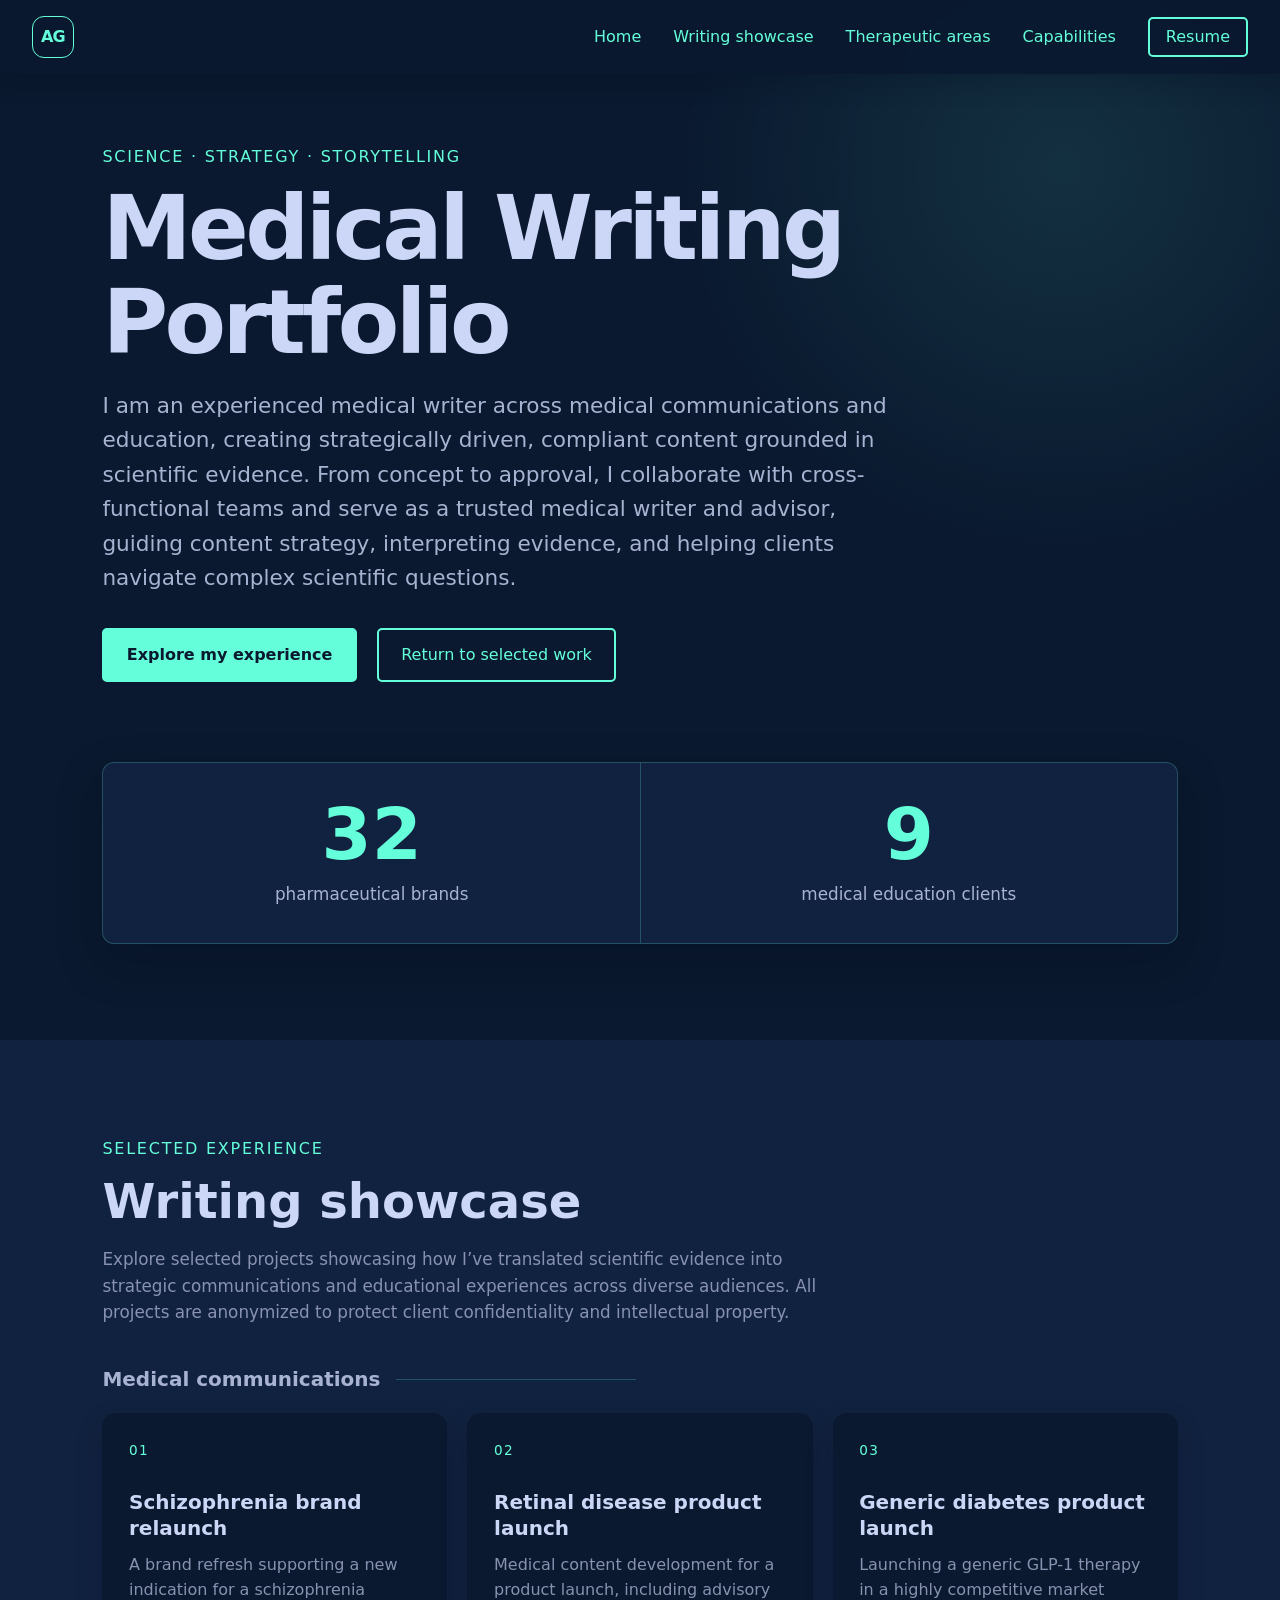
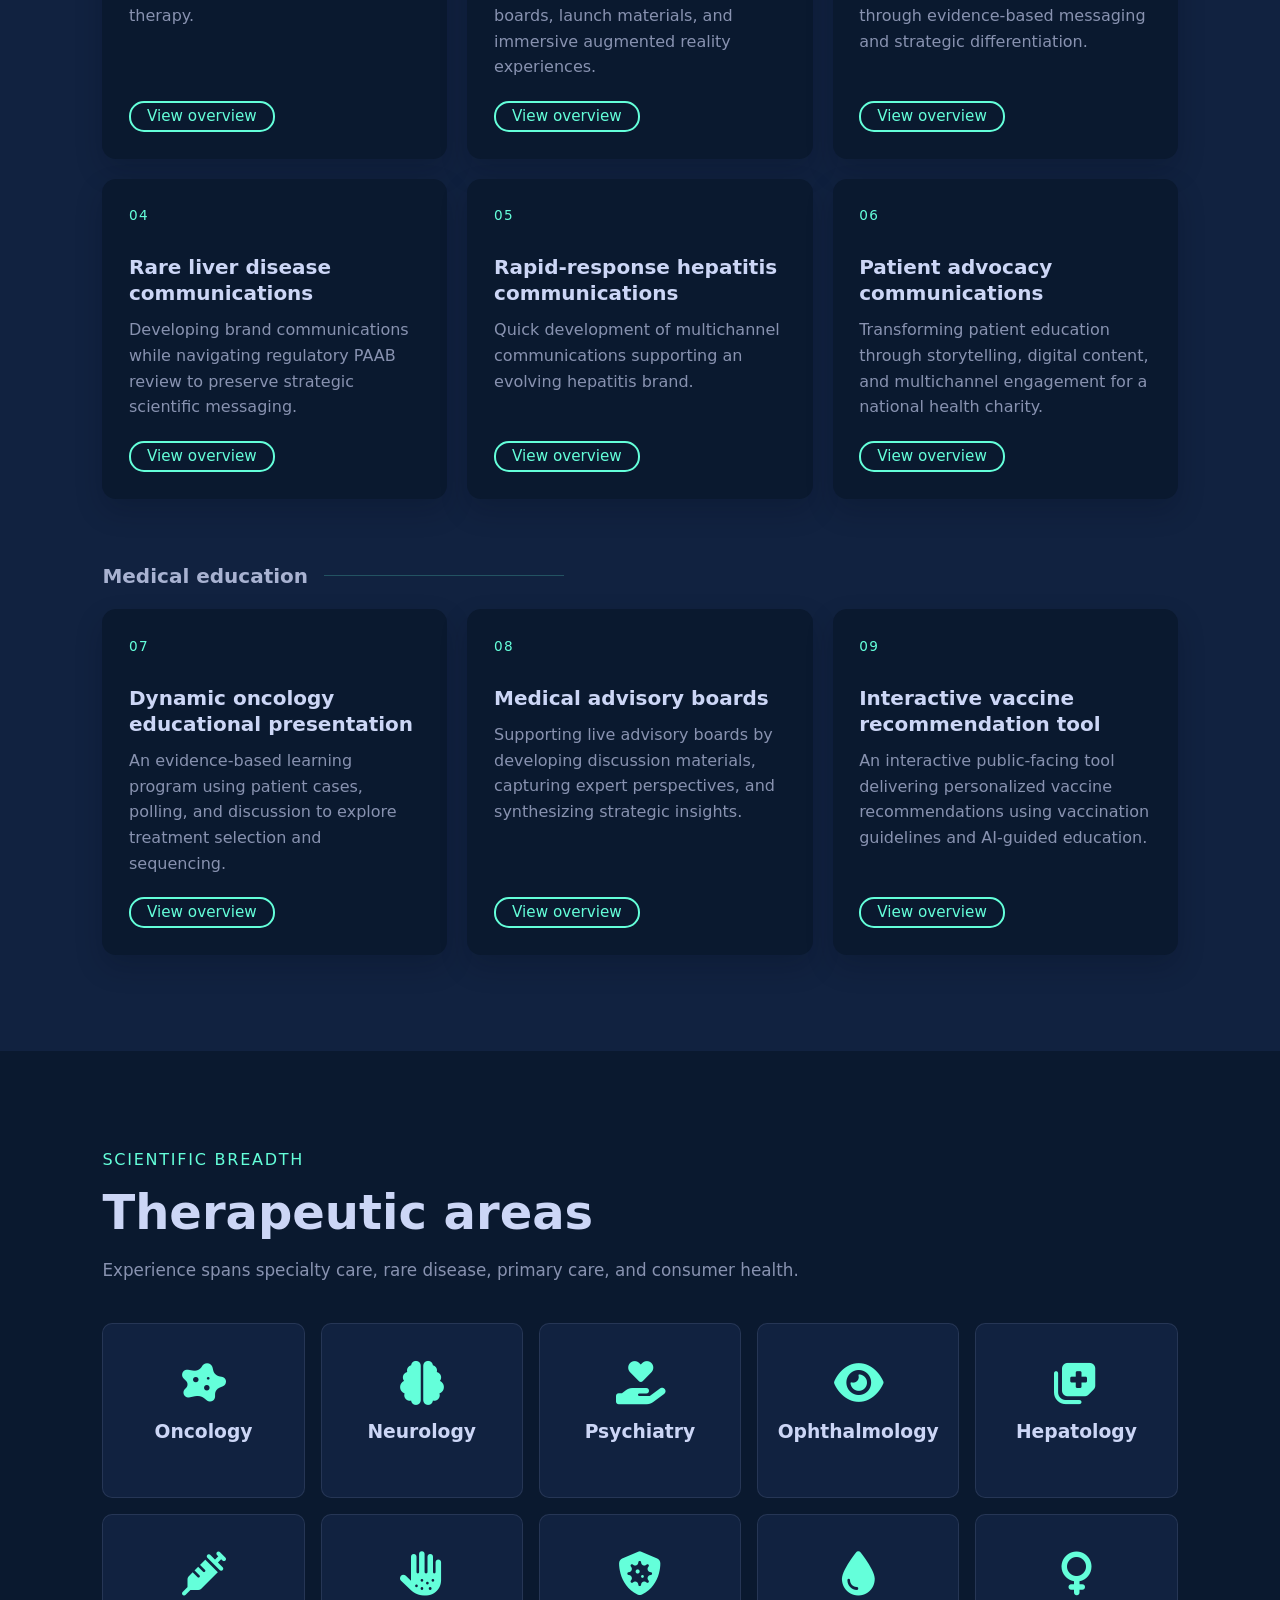
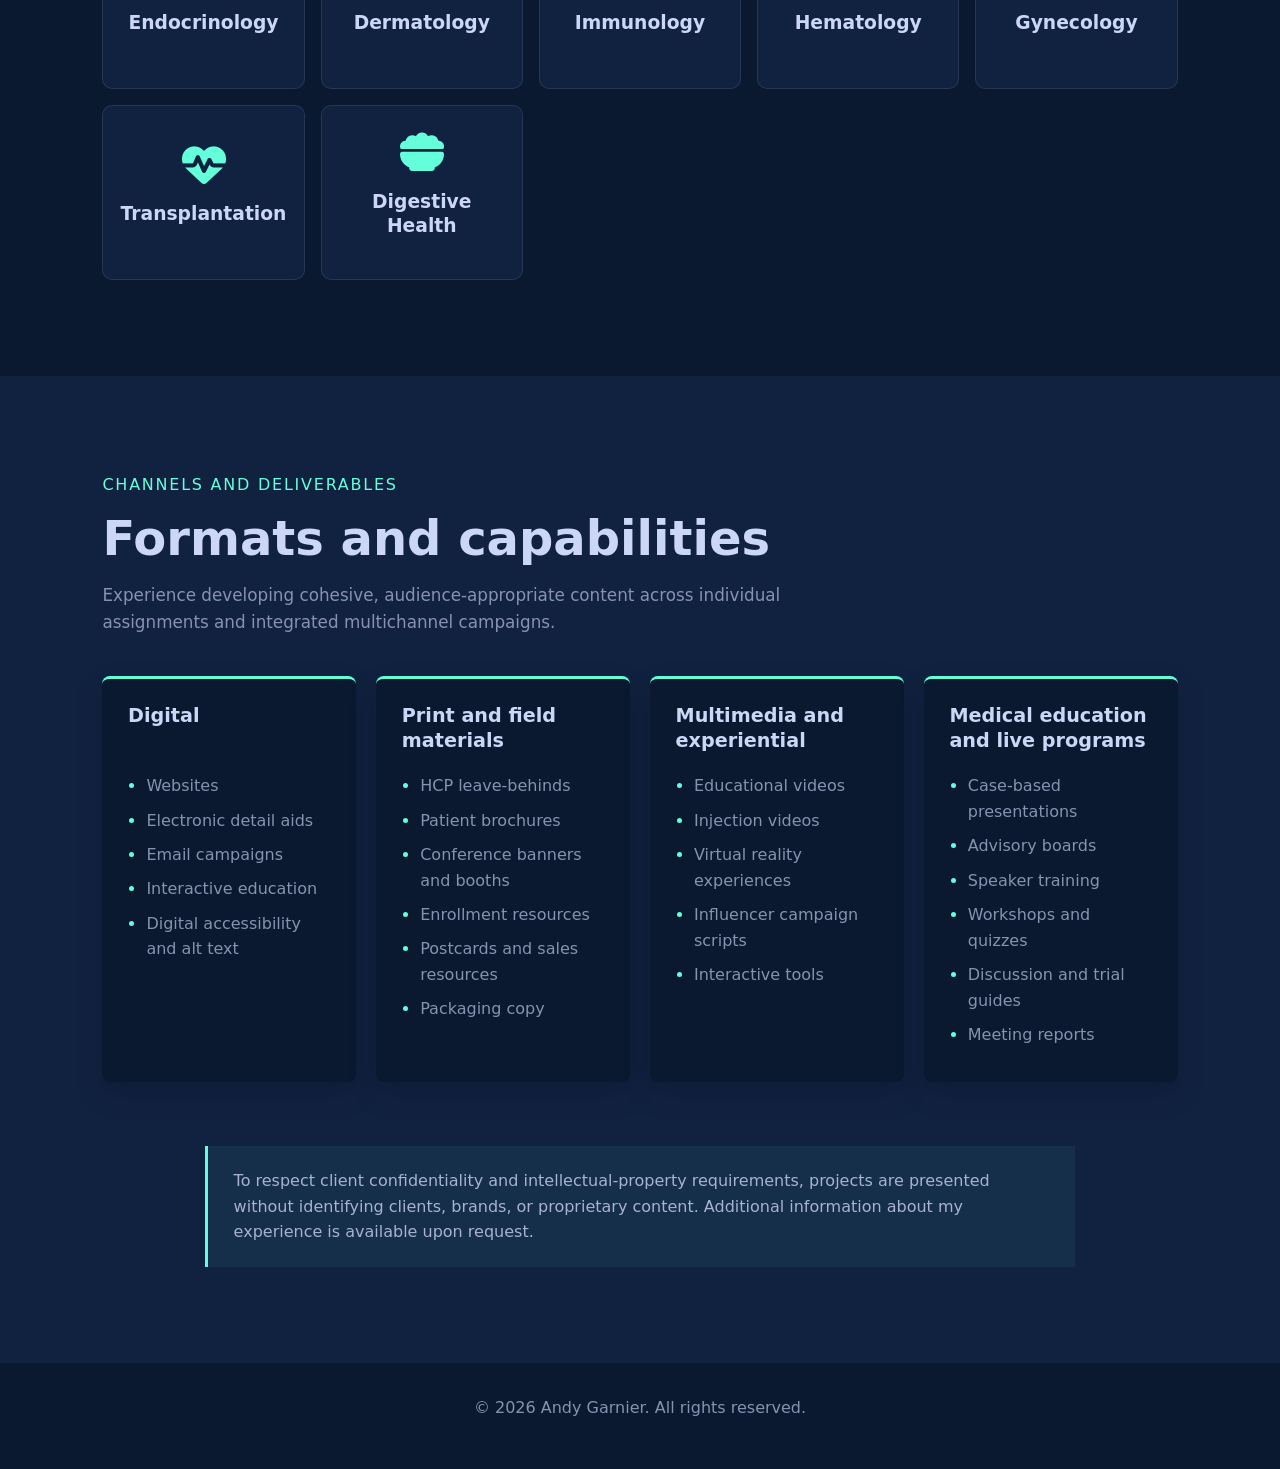
<file: index.html>
<!DOCTYPE html>
<html lang="en">
<head>
    <!-- Google tag (gtag.js) -->
    <script async src="https://www.googletagmanager.com/gtag/js?id=G-TH67TECNHS"></script>
    <script>
        window.dataLayer = window.dataLayer || [];
        function gtag(){dataLayer.push(arguments);}
        gtag('js', new Date());
        gtag('config', 'G-TH67TECNHS');
    </script>

    <meta charset="UTF-8">
    <meta name="viewport" content="width=device-width, initial-scale=1.0">
    <meta name="description" content="Medical writing portfolio of Andy Garnier, featuring experience across medical communications and education.">
    <meta name="theme-color" content="#0a192f">
    <link rel="canonical" href="https://adgarnier.github.io/portfolio/">
    <meta property="og:type" content="website">
    <meta property="og:title" content="Medical Writing Portfolio | Andy Garnier">
    <meta property="og:description" content="Selected medical communications and education work across therapeutic areas and content formats.">
    <meta property="og:url" content="https://adgarnier.github.io/portfolio/">
    <meta name="twitter:card" content="summary">
    <title>Medical Writing Portfolio | Andy Garnier</title>
    <link rel="icon" type="image/png" href="/images/favicon-32x32.png">

    <link rel="stylesheet" href="styles.css">
    <link
        rel="stylesheet"
        href="https://cdnjs.cloudflare.com/ajax/libs/font-awesome/6.7.2/css/all.min.css"
    />
</head>

<body class="portfolio-page">
<a class="skip-link" href="#main-content">Skip to main content</a>
<nav class="navbar" aria-label="Primary navigation">
    <a class="site-mark" href="https://adgarnier.github.io/#home" aria-label="Andy Garnier, home">AG</a>
    <button class="menu-toggle" id="menu-toggle" type="button" aria-label="Open navigation" aria-expanded="false" aria-controls="navbar-links">☰</button>
    <div class="navbar-links" id="navbar-links">
        <a href="https://adgarnier.github.io/#home">Home</a>
        <a href="#showcase">Writing showcase</a>
        <a href="#therapeutic-areas">Therapeutic areas</a>
        <a href="#capabilities">Capabilities</a>
        <a href="resume/Andy_Garnier_Resume.pdf" target="_blank" rel="noopener noreferrer" class="resume-button">Resume</a>
    </div>
</nav>

<main id="main-content">
    <section class="hero fade-in" id="top">
        <div class="container">
            <p class="eyebrow">Science · Strategy · Storytelling</p>
            <h1>Medical Writing Portfolio</h1>
            <p class="hero-copy">I am an experienced medical writer across medical communications and education, creating strategically driven, compliant content grounded in scientific evidence. From concept to approval, I collaborate with cross-functional teams and serve as a trusted medical writer and advisor, guiding content strategy, interpreting evidence, and helping clients navigate complex scientific questions.</p>
            <div class="hero-actions">
                <a class="hero-link" href="#showcase">Explore my experience</a>
                <a class="hero-link" href="https://adgarnier.github.io/#work">Return to selected work</a>
            </div>
        </div>
    </section>

    <section class="stats" aria-label="Experience at a glance">
        <div class="container">
            <div class="stats-panel fade-in">
                <div class="stat">
                    <span class="stat-number">32</span>
                    <span class="stat-label">pharmaceutical brands</span>
                </div>
                <div class="stat">
                    <span class="stat-number">9</span>
                    <span class="stat-label">medical education clients</span>
                </div>
            </div>
        </div>
    </section>

    <section class="section section-alt" id="showcase">
        <div class="container">
            <p class="eyebrow">Selected experience</p>
            <h2>Writing showcase</h2>
            <p class="section-intro"> Explore selected projects showcasing how I’ve translated scientific evidence into strategic communications and educational experiences across diverse audiences. All projects are anonymized to protect client confidentiality and intellectual property.</p>

            <div class="showcase-group">
                <h3 class="group-heading">Medical communications</h3>
                <div class="showcase-grid">
                    <button class="showcase-card fade-in" type="button" data-dialog="dialog-schizophrenia">
                        <span class="card-number">01</span>
                        <h3>Schizophrenia brand relaunch</h3>
                        <p>A brand refresh supporting a new indication for a schizophrenia therapy.</p>
                        <span class="card-link">View overview</span>
                    </button>

                    <button class="showcase-card fade-in" type="button" data-dialog="dialog-retina">
                        <span class="card-number">02</span>
                        <h3>Retinal disease product launch</h3>
                        <p>Medical content development for a product launch, including advisory boards, launch materials, and immersive augmented reality experiences.</p>
                        <span class="card-link">View overview</span>
                    </button>

                    <button class="showcase-card fade-in" type="button" data-dialog="dialog-diabetes">
                        <span class="card-number">03</span>
                        <h3>Generic diabetes product launch</h3>
                        <p>Launching a generic GLP-1 therapy in a highly competitive market through evidence-based messaging and strategic differentiation.</p>
                        <span class="card-link">View overview</span>
                    </button>

                    <button class="showcase-card fade-in" type="button" data-dialog="dialog-pbc">
                        <span class="card-number">04</span>
                        <h3>Rare liver disease communications</h3>
                        <p>Developing brand communications while navigating regulatory PAAB review to preserve strategic scientific messaging.</p>
                        <span class="card-link">View overview</span>
                    </button>

                    <button class="showcase-card fade-in" type="button" data-dialog="dialog-hepatitis">
                        <span class="card-number">05</span>
                        <h3>Rapid-response hepatitis communications</h3>
                        <p>Quick development of multichannel communications supporting an evolving hepatitis brand.</p>
                        <span class="card-link">View overview</span>
                    </button>


                    <button class="showcase-card fade-in" type="button" data-dialog="dialog-consumer">
                        <span class="card-number">06</span>
                        <h3>Patient advocacy communications</h3>
                        <p>Transforming patient education through storytelling, digital content, and multichannel engagement for a national health charity.</p>
                        <span class="card-link">View overview</span>
                    </button>
                </div>
            </div>

            <div class="showcase-group">
                <h3 class="group-heading">Medical education</h3>
                <div class="showcase-grid">
                    <button class="showcase-card fade-in" type="button" data-dialog="dialog-case-based">
                        <span class="card-number">07</span>
                        <h3>Dynamic oncology educational presentation</h3>
                        <p>An evidence-based learning program using patient cases, polling, and discussion to explore treatment selection and sequencing.</p>
                        <span class="card-link">View overview</span>
                    </button>

                    <button class="showcase-card fade-in" type="button" data-dialog="dialog-training">
                        <span class="card-number">08</span>
                        <h3>Medical advisory boards</h3>
                        <p>Supporting live advisory boards by developing discussion materials, capturing expert perspectives, and synthesizing strategic insights.</p>
                        <span class="card-link">View overview</span>
                    </button>

                    <button class="showcase-card fade-in" type="button" data-dialog="dialog-advisory">
                        <span class="card-number">09</span>
                        <h3>Interactive vaccine recommendation tool </h3>
                        <p>An interactive public-facing tool delivering personalized vaccine recommendations using vaccination guidelines and AI-guided education.</p>
                        <span class="card-link">View overview</span>
                    </button>                    
                </div>
            </div>
        </div>
    </section>

    <section class="section" id="therapeutic-areas">
        <div class="container">
            <p class="eyebrow">Scientific breadth</p>
            <h2>Therapeutic areas</h2>
            <p class="section-intro">Experience spans specialty care, rare disease, primary care, and consumer health.</p>

            <div class="areas-grid">
                <!-- Oncology -->
                <button class="area-card fade-in" type="button">
                    <div class="area-card-inner">
                        <div class="area-card-front">
                            <span class="area-icon"><i class="fa-solid fa-disease"></i></span>
                            <h3>Oncology</h3>
                        </div>
                        <div class="area-card-back">
                            <div class="area-highlights">
                                <span>Product launches</span>
                                <span>Case-based education</span>
                                <span>Advisory boards</span>
                            </div>
                        </div>
                    </div>
                </button>

                <!-- Neurology -->
                <button class="area-card fade-in" type="button">
                    <div class="area-card-inner">
                        <div class="area-card-front">
                            <span class="area-icon"><i class="fa-solid fa-brain"></i></span>
                            <h3>Neurology</h3>
                        </div>
                        <div class="area-card-back">
                            <div class="area-highlights">
                                <span>Brand maintenance</span>
                                <span>HCP education</span>
                                <span>Patient communications</span>
                            </div>
                        </div>
                    </div>
                </button>

                <!-- Psychiatry -->
                <button class="area-card fade-in" type="button">
                    <div class="area-card-inner">
                        <div class="area-card-front">
                            <span class="area-icon"><i class="fa-solid fa-hand-holding-heart"></i></span>
                            <h3>Psychiatry</h3>
                        </div>
                        <div class="area-card-back">
                            <div class="area-highlights">
                                <span>Brand relaunch</span>
                                <span>Messaging strategy</span>
                                <span>Creative platform</span>
                            </div>
                        </div>
                    </div>
                </button>

                <!-- Ophthalmology -->
                <button class="area-card fade-in" type="button">
                    <div class="area-card-inner">
                        <div class="area-card-front">
                            <span class="area-icon"><i class="fa-solid fa-eye"></i></span>
                            <h3>Ophthalmology</h3>
                        </div>
                        <div class="area-card-back">
                            <div class="area-highlights">
                                <span>Product launch</span>
                                <span>Patient support</span>
                                <span>Augmented reality</span>
                            </div>
                        </div>
                    </div>
                </button>

                <!-- Hepatology -->
                <button class="area-card fade-in" type="button">
                    <div class="area-card-inner">
                        <div class="area-card-front">
                            <span class="area-icon"><i class="fa-solid fa-notes-medical"></i></span>
                            <h3>Hepatology</h3>
                        </div>
                        <div class="area-card-back">
                            <div class="area-highlights">
                                <span>Core sales aids</span>
                                <span>HCP campaigns</span>
                                <span>Patient education</span>
                            </div>
                        </div>
                    </div>
                </button>

                <!-- Endocrinology -->
                <button class="area-card fade-in" type="button">
                    <div class="area-card-inner">
                        <div class="area-card-front">
                            <span class="area-icon"><i class="fa-solid fa-syringe"></i></span>
                            <h3>Endocrinology</h3>
                        </div>
                        <div class="area-card-back">
                            <div class="area-highlights">
                                <span>Generic launch</span>
                                <span>Core sales aids</span>
                                <span>Digital strategy</span>
                            </div>
                        </div>
                    </div>
                </button>

                <!-- Dermatology -->
                <button class="area-card fade-in" type="button">
                    <div class="area-card-inner">
                        <div class="area-card-front">
                            <span class="area-icon"><i class="fa-solid fa-hand-dots"></i></span>
                            <h3>Dermatology</h3>
                        </div>
                        <div class="area-card-back">
                            <div class="area-highlights">
                                <span>Scientific communications</span>
                                <span>Brand maintenance</span>
                                <span>HCP education</span>
                            </div>
                        </div>
                    </div>
                </button>

                <!-- Immunology -->
                <button class="area-card fade-in" type="button">
                    <div class="area-card-inner">
                        <div class="area-card-front">
                            <span class="area-icon"><i class="fa-solid fa-shield-virus"></i></span>
                            <h3>Immunology</h3>
                        </div>
                        <div class="area-card-back">
                            <div class="area-highlights">
                                <span>Patient edudation</span>
                                <span>Scientific communications</span>
                                <span>Brand maintenance</span>
                            </div>
                        </div>
                    </div>
                </button>

                <!-- Hematology -->
                <button class="area-card fade-in" type="button">
                    <div class="area-card-inner">
                        <div class="area-card-front">
                            <span class="area-icon"><i class="fa-solid fa-droplet"></i></span>
                            <h3>Hematology</h3>
                        </div>
                        <div class="area-card-back">
                            <div class="area-highlights">
                                <span>Case-based education</span>
                                <span>Advisory boards</span>
                                <span>Trial interpretation</span>
                            </div>
                        </div>
                    </div>
                </button>

                <!-- Gynecology -->
                <button class="area-card fade-in" type="button">
                    <div class="area-card-inner">
                        <div class="area-card-front">
                            <span class="area-icon"><i class="fa-solid fa-venus"></i></span>
                            <h3>Gynecology</h3>
                        </div>
                        <div class="area-card-back">
                            <div class="area-highlights">
                                <span>Promotional campaigns</span>
                                <span>Conference assets</span>
                                <span>Patient resources</span>
                            </div>
                        </div>
                    </div>
                </button>

                <!-- Transplantation -->
                <button class="area-card fade-in" type="button">
                    <div class="area-card-inner">
                        <div class="area-card-front">
                            <span class="area-icon"><i class="fa-solid fa-heart-pulse"></i></span>
                            <h3>Transplantation</h3>
                        </div>
                        <div class="area-card-back">
                            <div class="area-highlights">
                                <span>Scientific presentations</span>
                                <span>Clinical education</span>
                                <span>Evidence translation</span>
                            </div>
                        </div>
                    </div>
                </button>

                <!-- Digestive Health -->
                <button class="area-card fade-in" type="button">
                    <div class="area-card-inner">
                        <div class="area-card-front">
                            <span class="area-icon"><i class="fa-solid fa-bowl-food"></i></span>
                            <h3>Digestive Health</h3>
                        </div>
                        <div class="area-card-back">
                            <div class="area-highlights">
                                <span>Canadian adaptation</span>
                                <span>Packaging strategy</span>
                                <span>Digital campaigns</span>
                            </div>
                        </div>
                    </div>
                </button>
            </div>
        </div>
    </section>

    <section class="section section-alt" id="capabilities">
        <div class="container">
            <p class="eyebrow">Channels and deliverables</p>
            <h2>Formats and capabilities</h2>
            <p class="section-intro">Experience developing cohesive, audience-appropriate content across individual assignments and integrated multichannel campaigns.</p>

            <div class="capabilities-grid">
                <article class="capability-column fade-in">
                    <h3>Digital</h3>
                    <ul>
                        <li>Websites</li>
                        <li>Electronic detail aids</li>
                        <li>Email campaigns</li>
                        <li>Interactive education</li>
                        <li>Digital accessibility and alt text</li>
                    </ul>
                </article>

                <article class="capability-column fade-in">
                    <h3>Print and field materials</h3>
                    <ul>
                        <li>HCP leave-behinds</li>
                        <li>Patient brochures</li>
                        <li>Conference banners and booths</li>
                        <li>Enrollment resources</li>
                        <li>Postcards and sales resources</li>
                        <li>Packaging copy</li>
                    </ul>
                </article>

                <article class="capability-column fade-in">
                    <h3>Multimedia and experiential</h3>
                    <ul>
                        <li>Educational videos</li>
                        <li>Injection videos</li>
                        <li>Virtual reality experiences</li>
                        <li>Influencer campaign scripts</li>
                        <li>Interactive tools</li>
                    </ul>
                </article>

                <article class="capability-column fade-in">
                    <h3>Medical education and live programs</h3>
                    <ul>
                        <li>Case-based presentations</li>
                        <li>Advisory boards</li>
                        <li>Speaker training</li>
                        <li>Workshops and quizzes</li>
                        <li>Discussion and trial guides</li>
                        <li>Meeting reports</li>
                    </ul>
                </article>
            </div>

            <p class="confidentiality-note">To respect client confidentiality and intellectual-property requirements, projects are presented without identifying clients, brands, or proprietary content. Additional information about my experience is available upon request.</p>
        </div>
    </section>
</main>

<a id="backToTop" href="#top" aria-label="Back to top">↑ Top</a>

<footer>
    <p>&copy; 2026 Andy Garnier. All rights reserved.</p>
</footer>

<!-- Medical communications dialogs -->
<dialog id="dialog-schizophrenia" aria-labelledby="title-schizophrenia">
    <div class="dialog-content">
        <button class="dialog-close" type="button" aria-label="Close overview">×</button>
        <p class="dialog-label">Medical communications</p>
        <h2 id="title-schizophrenia"> Schizophrenia brand relaunch</h2>
        <h3>Overview</h3>
        <p>Supported the relaunch of an schizophrenia therapy following approval of a new indication. The initiative combined updated clinical messaging with a comprehensive brand refresh, introducing a new creative platform, messaging strategy, and communications for healthcare professionals and patients.</p>
        <h3>My role</h3>
        <p>Served as the lead medical writer and scientific advisor. Developed core content, interpreted clinical evidence, advised on scientific accuracy and strategic positioning, and guided materials through MLR review while supporting client discussions and content decisions.</p>
        <div class="format-tags">
            <span class="format-tag">Messaging strategy</span>
            <span class="format-tag">Creative platform</span>
            <span class="format-tag">Core sales aids</span>
            <span class="format-tag">Websites</span>
        </div>
    </div>
</dialog>

<dialog id="dialog-retina" aria-labelledby="title-retina">
    <div class="dialog-content">
        <button class="dialog-close" type="button" aria-label="Close overview">×</button>
        <p class="dialog-label">Medical communications</p>
        <h2 id="title-retina">Retinal disease product launch</h2>
        <h3>Overview</h3>
        <p>Supported the launch of a new retinal disease biosimilar therapy, developing communications that translated complex clinical evidence into clear, confidence-building messaging for healthcare professionals and patients. The program included launch materials, strategic advisory boards, and innovative digital experiences, with ongoing support as the brand evolved post-launch.</p>
        <h3>My role</h3>
        <p>Served as the lead medical writer across launch and lifecycle initiatives, partnering with cross-functional teams to develop scientific messaging, create launch-ready content, and guide materials through review and approval. I also supported advisory boards by developing capturing and synthesizing expert insights and translating outcomes into future brand strategy and communications.</p>
        <div class="format-tags">
            <span class="format-tag">Product launch</span>
            <span class="format-tag">Core sales aids</span>
            <span class="format-tag">Email</span>
            <span class="format-tag">Augmented reality</span>
            <span class="format-tag">Patient education</span>
        </div>
    </div>
</dialog>

<dialog id="dialog-diabetes" aria-labelledby="title-diabetes">
    <div class="dialog-content">
        <button class="dialog-close" type="button" aria-label="Close overview">×</button>
        <p class="dialog-label">Medical communications</p>
        <h2 id="title-diabetes">Generic diabetes brand launch</h2>
        <h3>Overview</h3>
        <p>Supported the launch of a generic GLP-1 receptor agonist in one of the pharmaceutical industry's most competitive therapeutic areas. The project required a differentiated communications strategy that established brand identity while preparing an integrated suite of launch materials for an accelerated market entry.</p>
        <h3>My role</h3>
        <p>Served as the co-lead medical writer across launch communications to develop materials from concept through approval. I also participated in healthcare professional advisory boards, synthesizing clinical perspectives and unmet needs to help inform launch messaging and broader brand strategy.</p>
        <div class="format-tags">
            <span class="format-tag">Generic launch</span>
            <span class="format-tag">Core sales aids</span>
            <span class="format-tag">Websites</span>
            <span class="format-tag">Advisory boards</span>
        </div>
    </div>
</dialog>

<dialog id="dialog-pbc" aria-labelledby="title-pbc">
    <div class="dialog-content">
        <button class="dialog-close" type="button" aria-label="Close overview">×</button>
        <p class="dialog-label">Medical communications</p>
        <h2 id="title-pbc">Rare liver disease communications</h2>
        <h3>Overview</h3>
        <p>Developed branded and unbranded communications supporting a rare liver disease brand across healthcare professional and patient audiences. The project included the detail aid and a broad suite of supporting materials designed to communicate clinical evidence within the constraints of Canadian promotional regulations.</p>
        <h3>My role</h3>
        <p>Served as co-lead medical writer, leading development of the detail aid and supporting brand materials. I partnered closely with teams throughout content development and played a key role during PAAB review, refining evidence-based messaging through multiple rounds of feedback while preserving strategic communication objectives and regulatory compliance.</p>
        <div class="format-tags">
            <span class="format-tag">Core visual aids</span>
            <span class="format-tag">Website</span>
            <span class="format-tag">Email campaigns</span>
            <span class="format-tag">PAAB review</span>
        </div>
    </div>
</dialog>

<dialog id="dialog-hepatitis" aria-labelledby="title-hepatitis">
    <div class="dialog-content">
        <button class="dialog-close" type="button" aria-label="Close overview">×</button>
        <p class="dialog-label">Medical communications</p>
        <h2 id="title-hepatitis"> Rapid-response hepatitis communications </h2>
        <h3>Overview</h3>
        <p>Developed an integrated suite of healthcare professional and patient communications for a chronic hepatitis brand, delivering digital, field, and educational materials within accelerated timelines while maintaining scientific accuracy and brand consistency.</p>
        <h3>My role</h3>
        <p>Served as the primary medical writer across the brand to rapidly develop, revise, and deliver content in response to evolving business needs. I managed multiple concurrent workstreams, guiding materials from concept through medical, legal, regulatory, and PAAB review while ensuring quality under tight deadlines.</p>
        <div class="format-tags">
            <span class="format-tag">Core sales aids</span>
            <span class="format-tag">Email campaigns</span>
            <span class="format-tag">HCP campaign</span>
            <span class="format-tag">Patient education</span>
        </div>
    </div>
</dialog>

<dialog id="dialog-consumer" aria-labelledby="title-consumer">
    <div class="dialog-content">
        <button class="dialog-close" type="button" aria-label="Close overview">×</button>
        <p class="dialog-label">Medical communications</p>
        <h2 id="title-consumer"> Patient advocacy oncology communications</h2>
        <h3>Overview</h3>
        <p> Led the redesign of a national patient advocacy organization's digital communications, transforming its website into a more patient-centered, story-driven experience while supporting integrated awareness campaigns across web, email, and digital advertising.</p>
        <h3>My role</h3>
        <p> Served as the lead medical writer and advisor for the brand, guiding messaging strategy across the website and broader campaign. I partnered with strategy, creative, and web development teams to develop patient-centered content, create advertising scripts and email campaigns, and ensure communications remained accessible, engaging, and aligned with the organization's objectives.</p>
        <div class="format-tags">
            <span class="format-tag">Website strategy</span>
            <span class="format-tag">Patient storytelling</span>
            <span class="format-tag">Digital advertising</span>
            <span class="format-tag">Email campaigns</span>
        </div>
    </div>
</dialog>

<!-- Medical education dialogs -->
<dialog id="dialog-case-based" aria-labelledby="title-case-based">
    <div class="dialog-content">
        <button class="dialog-close" type="button" aria-label="Close overview">×</button>
        <p class="dialog-label">Medical education</p>
        <h2 id="title-case-based">Dynamic oncology educational presentation</h2>
        <h3>Overview</h3>
        <p> Developed an interactive educational program for healthcare professionals exploring the evolving treatment landscape in oncology. The program combined a review of current evidence with three realistic patient cases that encouraged participants to evaluate treatment selection and sequencing through polling, discussion, and evidence-based decision-making.</p>
        <h3>My role</h3>
        <p> Served as the lead medical writer, synthesizing clinical evidence into a cohesive educational narrative and refining patient cases, presentation content, polling questions, and discussion prompts. I partnered with medical education and scientific teams to create an engaging learning experience that translated complex evidence into practical clinical application.</p>
        <div class="format-tags">
            <span class="format-tag">Case-based education</span>
            <span class="format-tag">Interactive learning</span>
            <span class="format-tag">Patient cases</span>
            <span class="format-tag">Data presentation</span>
        </div>
    </div>
</dialog>

<dialog id="dialog-training" aria-labelledby="title-training">
    <div class="dialog-content">
        <button class="dialog-close" type="button" aria-label="Close overview">×</button>
        <p class="dialog-label">Medical education</p>
        <h2 id="title-training">Medical advisory boards</h2>
        <h3>Overview</h3>
        <p> Supported advisory boards across multiple therapeutic areas, partnering with pharmaceutical clients and key opinion leaders to explore emerging evidence, clinical challenges, and opportunities to improve patient care. These sessions generated scientific and strategic insights that informed future communications, educational initiatives, and brand planning.</p>
        <h3>My role</h3>
        <p> Served as the medical writer for English and French advisory board meetings, participating live in sessions, capturing nuanced scientific dialogue, and synthesizing expert perspectives into clear, actionable reports. I partnered closely with clients throughout each event, supporting onsite meeting execution and delivering advisory board support across virtual, hybrid, and in-person formats.</p>
        <div class="format-tags">
            <span class="format-tag">Live advisory boards</span>
            <span class="format-tag">Meeting reports</span>
            <span class="format-tag">Insight synthesis</span>
            <span class="format-tag">KOL engagement</span>
        </div>
</dialog>

<dialog id="dialog-advisory" aria-labelledby="title-advisory">
    <div class="dialog-content">
        <button class="dialog-close" type="button" aria-label="Close overview">×</button>
        <p class="dialog-label">Medical education</p>
        <h2 id="title-advisory"> Interactive vaccine recommendation tool</h2>
        <h3>Overview</h3>
        <p> Developed an interactive public-facing online quiz that translates Quebec vaccination guidelines into personalized recommendations based on individual risk factors. The experience combined evidence-based recommendations with an AI-powered virtual educator designed to answer follow-up questions within Canadian regulatory requirements.</p>
        <h3>My role</h3>
        <p> Served as the lead medical writer and scientific advisor, translating provincial vaccination guidance into a structured recommendation algorithm. I also partnered with technical teams to establish medically accurate AI responses, reviewing conversation transcripts and refining the virtual educator to ensure ongoing scientific accuracy, regulatory compliance, and a consistent user experience.</p>
        <div class="format-tags">
            <span class="format-tag">Decision support</span>
            <span class="format-tag">Patient education</span>
            <span class="format-tag">AI governance</span>
            <span class="format-tag">Vaccination guidelines</span>
        </div>
    </div>
</dialog>

<script>
    const menuToggle = document.getElementById('menu-toggle');
    const navbarLinks = document.getElementById('navbar-links');

    menuToggle.addEventListener('click', () => {
        const isOpen = navbarLinks.classList.toggle('active');
        menuToggle.setAttribute('aria-expanded', String(isOpen));
        menuToggle.setAttribute('aria-label', isOpen ? 'Close navigation' : 'Open navigation');
    });

    navbarLinks.querySelectorAll('a').forEach(link => {
        link.addEventListener('click', () => {
            navbarLinks.classList.remove('active');
            menuToggle.setAttribute('aria-expanded', 'false');
            menuToggle.setAttribute('aria-label', 'Open navigation');
        });
    });

    document.querySelectorAll('[data-dialog]').forEach(card => {
        card.addEventListener('click', () => {
            const dialog = document.getElementById(card.dataset.dialog);
            if (dialog) {
                dialog.showModal();
                document.body.classList.add('modal-open');
            }
        });
    });

    document.querySelectorAll('dialog').forEach(dialog => {
        const closeButton = dialog.querySelector('.dialog-close');

        closeButton.addEventListener('click', () => dialog.close());

        dialog.addEventListener('click', event => {
            const rect = dialog.getBoundingClientRect();
            const clickedOutside = event.clientX < rect.left || event.clientX > rect.right || event.clientY < rect.top || event.clientY > rect.bottom;
            if (clickedOutside) dialog.close();
        });

        dialog.addEventListener('close', () => {
            document.body.classList.remove('modal-open');
        });
    });

    const observer = new IntersectionObserver(entries => {
        entries.forEach(entry => {
            if (entry.isIntersecting) entry.target.classList.add('in-view');
        });
    }, { threshold: 0.08 });

    document.querySelectorAll('.fade-in').forEach(element => observer.observe(element));

    const backToTopButton = document.getElementById('backToTop');
    window.addEventListener('scroll', () => {
        backToTopButton.classList.toggle('visible', window.scrollY > 450);
    });
</script>
</body>
</html>
</file>
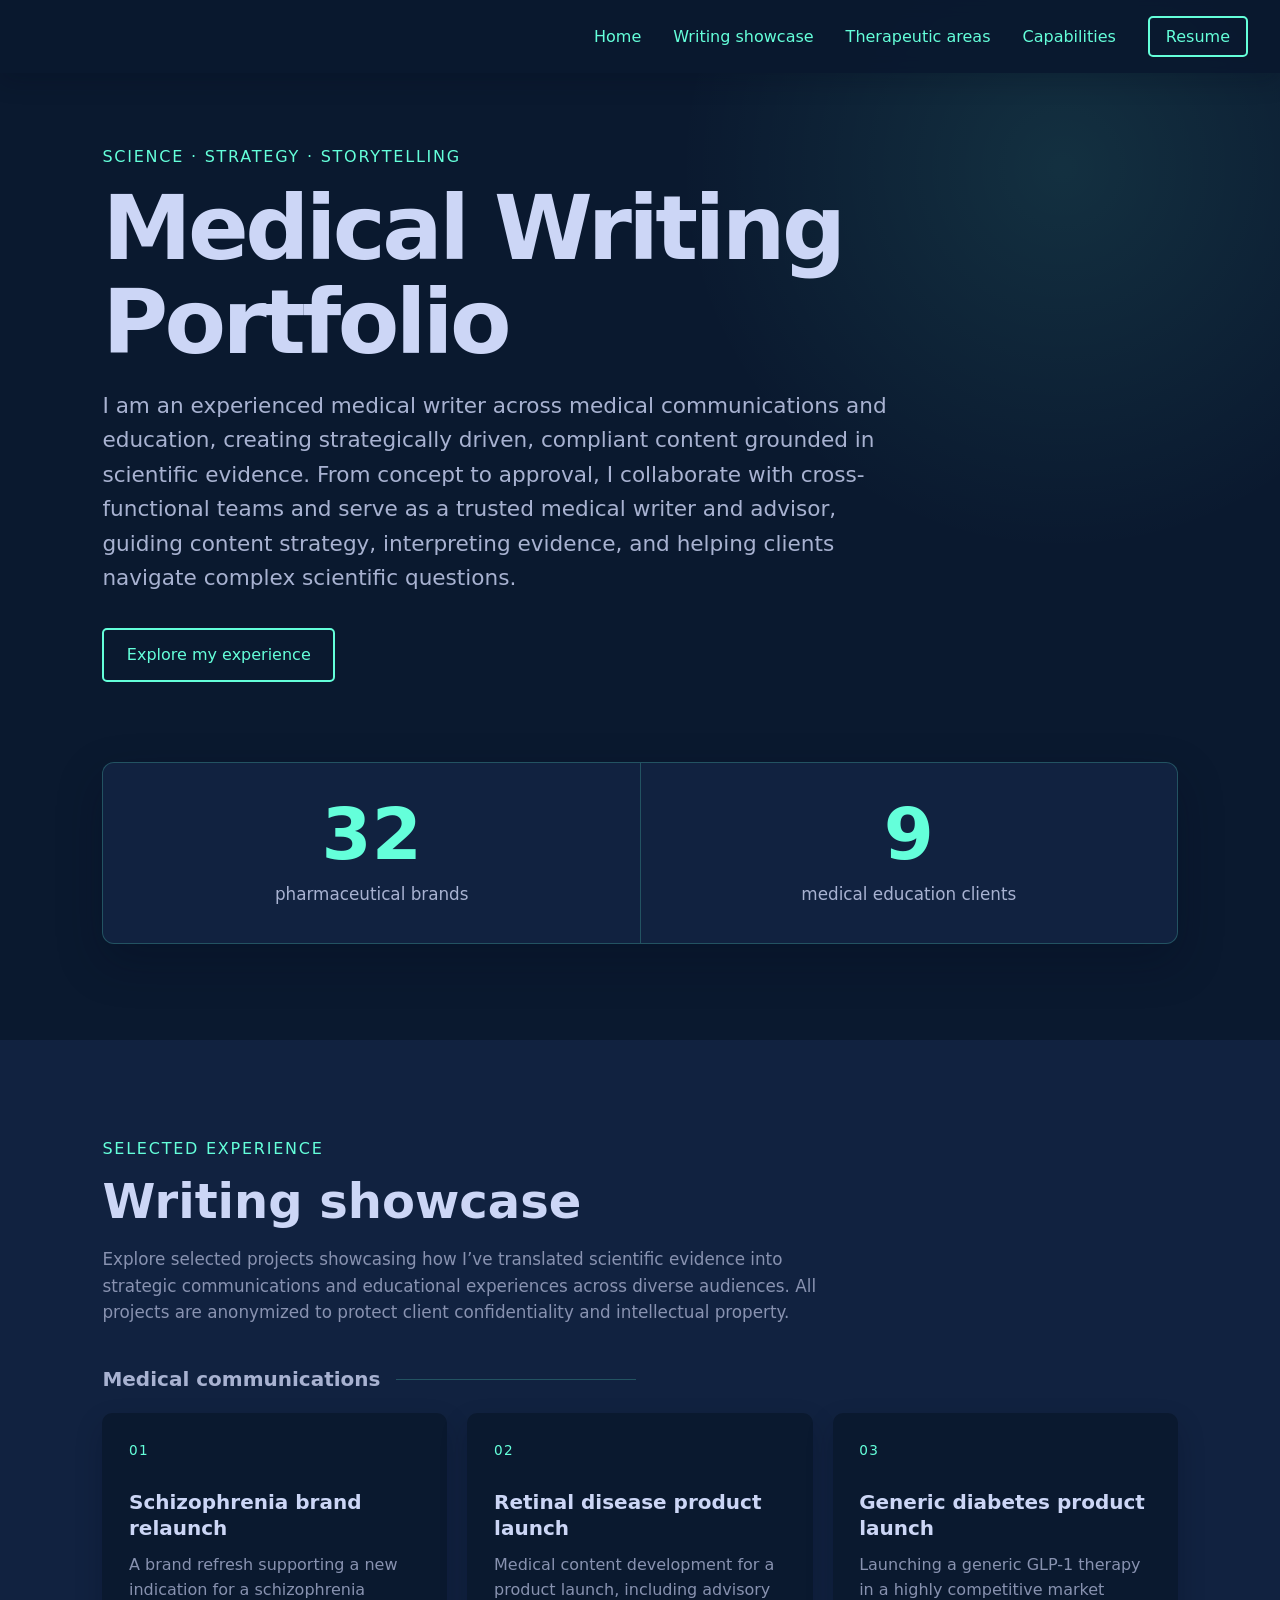
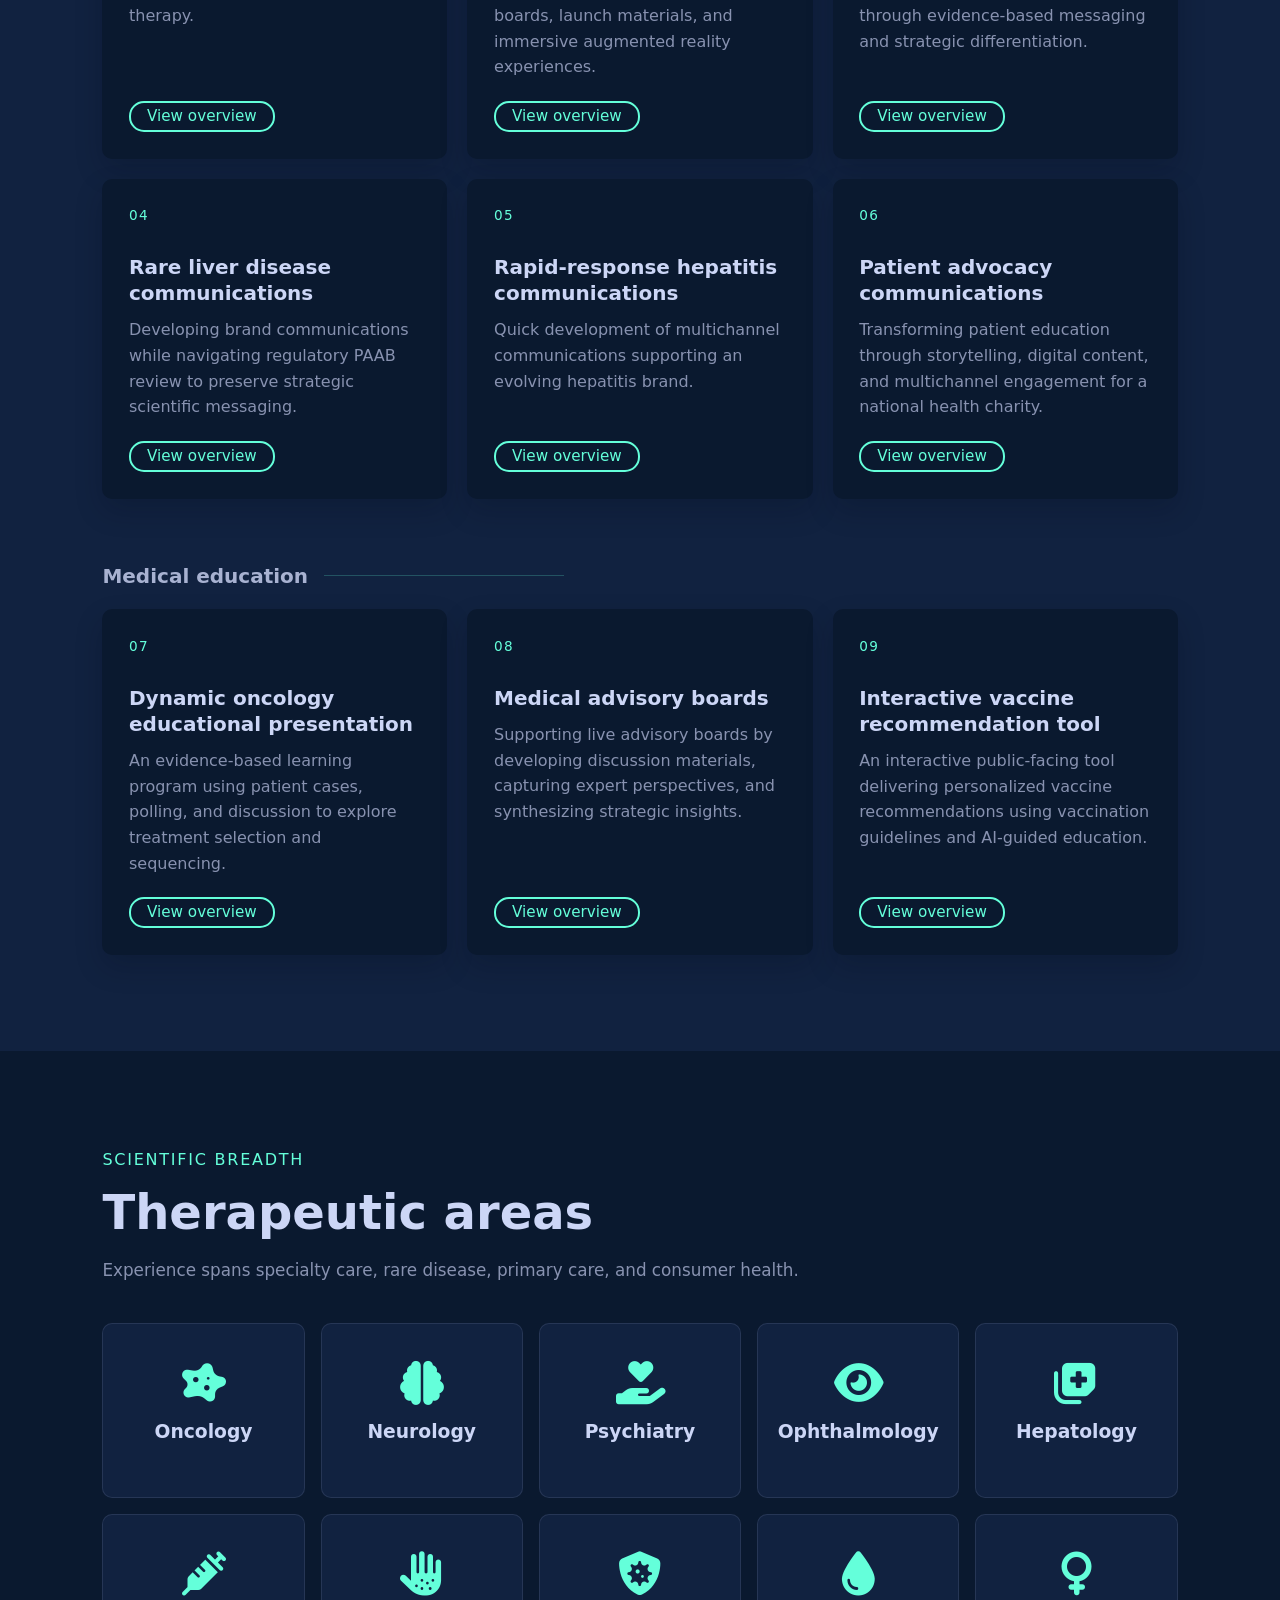
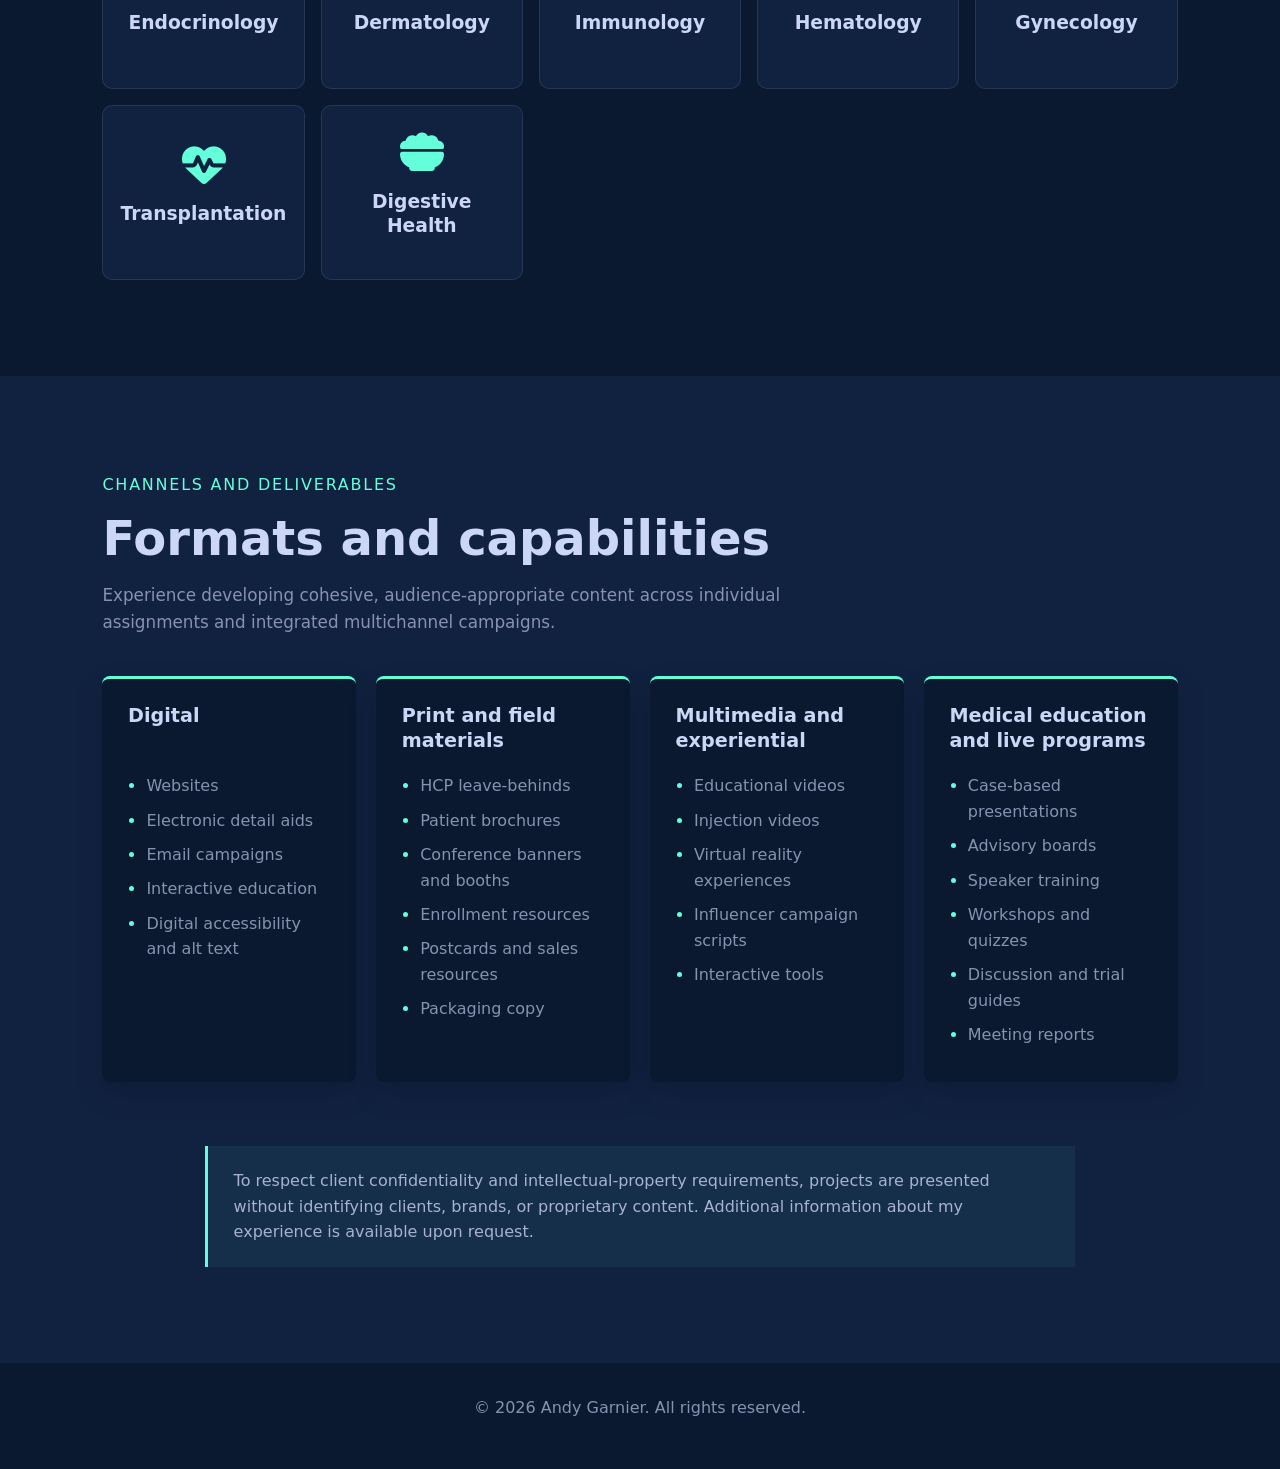
<file: medical-writing-portfolio.html>
<!DOCTYPE html>
<html lang="en">
<head>
    <!-- Google tag (gtag.js) -->
    <script async src="https://www.googletagmanager.com/gtag/js?id=G-TH67TECNHS"></script>
    <script>
        window.dataLayer = window.dataLayer || [];
        function gtag(){dataLayer.push(arguments);}
        gtag('js', new Date());
        gtag('config', 'G-TH67TECNHS');
    </script>

    <meta charset="UTF-8">
    <meta name="viewport" content="width=device-width, initial-scale=1.0">
    <meta name="description" content="Medical writing portfolio of Andy Garnier, featuring experience across medical communications and education.">
    <title>Medical Writing Portfolio | Andy Garnier</title>
    <link rel="icon" type="image/png" href="images/favicon-32x32.png">

    <link rel="stylesheet" href="styles.css">
    <link
        rel="stylesheet"
        href="https://cdnjs.cloudflare.com/ajax/libs/font-awesome/6.7.2/css/all.min.css"
    />
</head>

<body>
<nav class="navbar" aria-label="Portfolio navigation">
    <button class="menu-toggle" id="menu-toggle" type="button" aria-label="Open navigation" aria-expanded="false" aria-controls="navbar-links">☰</button>
    <div class="navbar-links" id="navbar-links">
        <a href="index.html">Home</a>
        <a href="#showcase">Writing showcase</a>
        <a href="#therapeutic-areas">Therapeutic areas</a>
        <a href="#capabilities">Capabilities</a>
        <a href="resume/Andy_Garnier_Resume.pdf" target="_blank" rel="noopener noreferrer" class="resume-button">Resume</a>
    </div>
</nav>

<main>
    <section class="hero fade-in" id="top">
        <div class="container">
            <p class="eyebrow">Science · Strategy · Storytelling</p>
            <h1>Medical Writing Portfolio</h1>
            <p class="hero-copy"> I am an experienced medical writer across medical communications and education, creating strategically driven, compliant content grounded in scientific evidence. From concept to approval, I collaborate with cross-functional teams and serve as a trusted medical writer and advisor, guiding content strategy, interpreting evidence, and helping clients navigate complex scientific questions.</p>
            <a class="hero-link" href="#showcase">Explore my experience</a>
        </div>
    </section>

    <section class="stats" aria-label="Experience at a glance">
        <div class="container">
            <div class="stats-panel fade-in">
                <div class="stat">
                    <span class="stat-number">32</span>
                    <span class="stat-label">pharmaceutical brands</span>
                </div>
                <div class="stat">
                    <span class="stat-number">9</span>
                    <span class="stat-label">medical education clients</span>
                </div>
            </div>
        </div>
    </section>

    <section class="section section-alt" id="showcase">
        <div class="container">
            <p class="eyebrow">Selected experience</p>
            <h2>Writing showcase</h2>
            <p class="section-intro"> Explore selected projects showcasing how I’ve translated scientific evidence into strategic communications and educational experiences across diverse audiences. All projects are anonymized to protect client confidentiality and intellectual property.</p>

            <div class="showcase-group">
                <h3 class="group-heading">Medical communications</h3>
                <div class="showcase-grid">
                    <button class="showcase-card fade-in" type="button" data-dialog="dialog-schizophrenia">
                        <span class="card-number">01</span>
                        <h3>Schizophrenia brand relaunch</h3>
                        <p>A brand refresh supporting a new indication for a schizophrenia therapy.</p>
                        <span class="card-link">View overview</span>
                    </button>

                    <button class="showcase-card fade-in" type="button" data-dialog="dialog-retina">
                        <span class="card-number">02</span>
                        <h3>Retinal disease product launch</h3>
                        <p>Medical content development for a product launch, including advisory boards, launch materials, and immersive augmented reality experiences.</p>
                        <span class="card-link">View overview</span>
                    </button>

                    <button class="showcase-card fade-in" type="button" data-dialog="dialog-diabetes">
                        <span class="card-number">03</span>
                        <h3>Generic diabetes product launch</h3>
                        <p>Launching a generic GLP-1 therapy in a highly competitive market through evidence-based messaging and strategic differentiation.</p>
                        <span class="card-link">View overview</span>
                    </button>

                    <button class="showcase-card fade-in" type="button" data-dialog="dialog-pbc">
                        <span class="card-number">04</span>
                        <h3>Rare liver disease communications</h3>
                        <p>Developing brand communications while navigating regulatory PAAB review to preserve strategic scientific messaging.</p>
                        <span class="card-link">View overview</span>
                    </button>

                    <button class="showcase-card fade-in" type="button" data-dialog="dialog-hepatitis">
                        <span class="card-number">05</span>
                        <h3>Rapid-response hepatitis communications</h3>
                        <p>Quick development of multichannel communications supporting an evolving hepatitis brand.</p>
                        <span class="card-link">View overview</span>
                    </button>


                    <button class="showcase-card fade-in" type="button" data-dialog="dialog-consumer">
                        <span class="card-number">06</span>
                        <h3>Patient advocacy communications</h3>
                        <p>Transforming patient education through storytelling, digital content, and multichannel engagement for a national health charity.</p>
                        <span class="card-link">View overview</span>
                    </button>
                </div>
            </div>

            <div class="showcase-group">
                <h3 class="group-heading">Medical education</h3>
                <div class="showcase-grid">
                    <button class="showcase-card fade-in" type="button" data-dialog="dialog-case-based">
                        <span class="card-number">07</span>
                        <h3>Dynamic oncology educational presentation</h3>
                        <p>An evidence-based learning program using patient cases, polling, and discussion to explore treatment selection and sequencing.</p>
                        <span class="card-link">View overview</span>
                    </button>

                    <button class="showcase-card fade-in" type="button" data-dialog="dialog-training">
                        <span class="card-number">08</span>
                        <h3>Medical advisory boards</h3>
                        <p>Supporting live advisory boards by developing discussion materials, capturing expert perspectives, and synthesizing strategic insights.</p>
                        <span class="card-link">View overview</span>
                    </button>

                    <button class="showcase-card fade-in" type="button" data-dialog="dialog-advisory">
                        <span class="card-number">09</span>
                        <h3>Interactive vaccine recommendation tool </h3>
                        <p>An interactive public-facing tool delivering personalized vaccine recommendations using vaccination guidelines and AI-guided education.</p>
                        <span class="card-link">View overview</span>
                    </button>                    
                </div>
            </div>
        </div>
    </section>

    <section class="section" id="therapeutic-areas">
        <div class="container">
            <p class="eyebrow">Scientific breadth</p>
            <h2>Therapeutic areas</h2>
            <p class="section-intro">Experience spans specialty care, rare disease, primary care, and consumer health.</p>

            <div class="areas-grid">
                <!-- Oncology -->
                <button class="area-card fade-in" type="button">
                    <div class="area-card-inner">
                        <div class="area-card-front">
                            <span class="area-icon"><i class="fa-solid fa-disease"></i></span>
                            <h3>Oncology</h3>
                        </div>
                        <div class="area-card-back">
                            <div class="area-highlights">
                                <span>Product launches</span>
                                <span>Case-based education</span>
                                <span>Advisory boards</span>
                            </div>
                        </div>
                    </div>
                </button>

                <!-- Neurology -->
                <button class="area-card fade-in" type="button">
                    <div class="area-card-inner">
                        <div class="area-card-front">
                            <span class="area-icon"><i class="fa-solid fa-brain"></i></span>
                            <h3>Neurology</h3>
                        </div>
                        <div class="area-card-back">
                            <div class="area-highlights">
                                <span>Brand maintenance</span>
                                <span>HCP education</span>
                                <span>Patient communications</span>
                            </div>
                        </div>
                    </div>
                </button>

                <!-- Psychiatry -->
                <button class="area-card fade-in" type="button">
                    <div class="area-card-inner">
                        <div class="area-card-front">
                            <span class="area-icon"><i class="fa-solid fa-hand-holding-heart"></i></span>
                            <h3>Psychiatry</h3>
                        </div>
                        <div class="area-card-back">
                            <div class="area-highlights">
                                <span>Brand relaunch</span>
                                <span>Messaging strategy</span>
                                <span>Creative platform</span>
                            </div>
                        </div>
                    </div>
                </button>

                <!-- Ophthalmology -->
                <button class="area-card fade-in" type="button">
                    <div class="area-card-inner">
                        <div class="area-card-front">
                            <span class="area-icon"><i class="fa-solid fa-eye"></i></span>
                            <h3>Ophthalmology</h3>
                        </div>
                        <div class="area-card-back">
                            <div class="area-highlights">
                                <span>Product launch</span>
                                <span>Patient support</span>
                                <span>Augmented reality</span>
                            </div>
                        </div>
                    </div>
                </button>

                <!-- Hepatology -->
                <button class="area-card fade-in" type="button">
                    <div class="area-card-inner">
                        <div class="area-card-front">
                            <span class="area-icon"><i class="fa-solid fa-notes-medical"></i></span>
                            <h3>Hepatology</h3>
                        </div>
                        <div class="area-card-back">
                            <div class="area-highlights">
                                <span>Core sales aids</span>
                                <span>HCP campaigns</span>
                                <span>Patient education</span>
                            </div>
                        </div>
                    </div>
                </button>

                <!-- Endocrinology -->
                <button class="area-card fade-in" type="button">
                    <div class="area-card-inner">
                        <div class="area-card-front">
                            <span class="area-icon"><i class="fa-solid fa-syringe"></i></span>
                            <h3>Endocrinology</h3>
                        </div>
                        <div class="area-card-back">
                            <div class="area-highlights">
                                <span>Generic launch</span>
                                <span>Core sales aids</span>
                                <span>Digital strategy</span>
                            </div>
                        </div>
                    </div>
                </button>

                <!-- Dermatology -->
                <button class="area-card fade-in" type="button">
                    <div class="area-card-inner">
                        <div class="area-card-front">
                            <span class="area-icon"><i class="fa-solid fa-hand-dots"></i></span>
                            <h3>Dermatology</h3>
                        </div>
                        <div class="area-card-back">
                            <div class="area-highlights">
                                <span>Scientific communications</span>
                                <span>Brand maintenance</span>
                                <span>HCP education</span>
                            </div>
                        </div>
                    </div>
                </button>

                <!-- Immunology -->
                <button class="area-card fade-in" type="button">
                    <div class="area-card-inner">
                        <div class="area-card-front">
                            <span class="area-icon"><i class="fa-solid fa-shield-virus"></i></span>
                            <h3>Immunology</h3>
                        </div>
                        <div class="area-card-back">
                            <div class="area-highlights">
                                <span>Patient edudation</span>
                                <span>Scientific communications</span>
                                <span>Brand maintenance</span>
                            </div>
                        </div>
                    </div>
                </button>

                <!-- Hematology -->
                <button class="area-card fade-in" type="button">
                    <div class="area-card-inner">
                        <div class="area-card-front">
                            <span class="area-icon"><i class="fa-solid fa-droplet"></i></span>
                            <h3>Hematology</h3>
                        </div>
                        <div class="area-card-back">
                            <div class="area-highlights">
                                <span>Case-based education</span>
                                <span>Advisory boards</span>
                                <span>Trial interpretation</span>
                            </div>
                        </div>
                    </div>
                </button>

                <!-- Gynecology -->
                <button class="area-card fade-in" type="button">
                    <div class="area-card-inner">
                        <div class="area-card-front">
                            <span class="area-icon"><i class="fa-solid fa-venus"></i></span>
                            <h3>Gynecology</h3>
                        </div>
                        <div class="area-card-back">
                            <div class="area-highlights">
                                <span>Promotional campaigns</span>
                                <span>Conference assets</span>
                                <span>Patient resources</span>
                            </div>
                        </div>
                    </div>
                </button>

                <!-- Transplantation -->
                <button class="area-card fade-in" type="button">
                    <div class="area-card-inner">
                        <div class="area-card-front">
                            <span class="area-icon"><i class="fa-solid fa-heart-pulse"></i></span>
                            <h3>Transplantation</h3>
                        </div>
                        <div class="area-card-back">
                            <div class="area-highlights">
                                <span>Scientific presentations</span>
                                <span>Clinical education</span>
                                <span>Evidence translation</span>
                            </div>
                        </div>
                    </div>
                </button>

                <!-- Digestive Health -->
                <button class="area-card fade-in" type="button">
                    <div class="area-card-inner">
                        <div class="area-card-front">
                            <span class="area-icon"><i class="fa-solid fa-bowl-food"></i></span>
                            <h3>Digestive Health</h3>
                        </div>
                        <div class="area-card-back">
                            <div class="area-highlights">
                                <span>Canadian adaptation</span>
                                <span>Packaging strategy</span>
                                <span>Digital campaigns</span>
                            </div>
                        </div>
                    </div>
                </button>
            </div>
        </div>
    </section>

    <section class="section section-alt" id="capabilities">
        <div class="container">
            <p class="eyebrow">Channels and deliverables</p>
            <h2>Formats and capabilities</h2>
            <p class="section-intro">Experience developing cohesive, audience-appropriate content across individual assignments and integrated multichannel campaigns.</p>

            <div class="capabilities-grid">
                <article class="capability-column fade-in">
                    <h3>Digital</h3>
                    <ul>
                        <li>Websites</li>
                        <li>Electronic detail aids</li>
                        <li>Email campaigns</li>
                        <li>Interactive education</li>
                        <li>Digital accessibility and alt text</li>
                    </ul>
                </article>

                <article class="capability-column fade-in">
                    <h3>Print and field materials</h3>
                    <ul>
                        <li>HCP leave-behinds</li>
                        <li>Patient brochures</li>
                        <li>Conference banners and booths</li>
                        <li>Enrollment resources</li>
                        <li>Postcards and sales resources</li>
                        <li>Packaging copy</li>
                    </ul>
                </article>

                <article class="capability-column fade-in">
                    <h3>Multimedia and experiential</h3>
                    <ul>
                        <li>Educational videos</li>
                        <li>Injection videos</li>
                        <li>Virtual reality experiences</li>
                        <li>Influencer campaign scripts</li>
                        <li>Interactive tools</li>
                    </ul>
                </article>

                <article class="capability-column fade-in">
                    <h3>Medical education and live programs</h3>
                    <ul>
                        <li>Case-based presentations</li>
                        <li>Advisory boards</li>
                        <li>Speaker training</li>
                        <li>Workshops and quizzes</li>
                        <li>Discussion and trial guides</li>
                        <li>Meeting reports</li>
                    </ul>
                </article>
            </div>

            <p class="confidentiality-note">To respect client confidentiality and intellectual-property requirements, projects are presented without identifying clients, brands, or proprietary content. Additional information about my experience is available upon request.</p>
        </div>
    </section>
</main>

<a id="backToTop" href="#top" aria-label="Back to top">↑ Top</a>

<footer>
    <p>&copy; 2026 Andy Garnier. All rights reserved.</p>
</footer>

<!-- Medical communications dialogs -->
<dialog id="dialog-schizophrenia" aria-labelledby="title-schizophrenia">
    <div class="dialog-content">
        <button class="dialog-close" type="button" aria-label="Close overview">×</button>
        <p class="dialog-label">Medical communications</p>
        <h2 id="title-schizophrenia"> Schizophrenia brand relaunch</h2>
        <h3>Overview</h3>
        <p>Supported the relaunch of an schizophrenia therapy following approval of a new indication. The initiative combined updated clinical messaging with a comprehensive brand refresh, introducing a new creative platform, messaging strategy, and communications for healthcare professionals and patients.</p>
        <h3>My role</h3>
        <p>Served as the lead medical writer and scientific advisor. Developed core content, interpreted clinical evidence, advised on scientific accuracy and strategic positioning, and guided materials through MLR review while supporting client discussions and content decisions.</p>
        <div class="format-tags">
            <span class="format-tag">Messaging strategy</span>
            <span class="format-tag">Creative platform</span>
            <span class="format-tag">Core sales aids</span>
            <span class="format-tag">Websites</span>
        </div>
    </div>
</dialog>

<dialog id="dialog-retina" aria-labelledby="title-retina">
    <div class="dialog-content">
        <button class="dialog-close" type="button" aria-label="Close overview">×</button>
        <p class="dialog-label">Medical communications</p>
        <h2 id="title-retina">Retinal disease product launch</h2>
        <h3>Overview</h3>
        <p>Supported the launch of a new retinal disease biosimilar therapy, developing communications that translated complex clinical evidence into clear, confidence-building messaging for healthcare professionals and patients. The program included launch materials, strategic advisory boards, and innovative digital experiences, with ongoing support as the brand evolved post-launch.</p>
        <h3>My role</h3>
        <p>Served as the lead medical writer across launch and lifecycle initiatives, partnering with cross-functional teams to develop scientific messaging, create launch-ready content, and guide materials through review and approval. I also supported advisory boards by developing capturing and synthesizing expert insights and translating outcomes into future brand strategy and communications.</p>
        <div class="format-tags">
            <span class="format-tag">Product launch</span>
            <span class="format-tag">Core sales aids</span>
            <span class="format-tag">Email</span>
            <span class="format-tag">Augmented reality</span>
            <span class="format-tag">Patient education</span>
        </div>
    </div>
</dialog>

<dialog id="dialog-diabetes" aria-labelledby="title-diabetes">
    <div class="dialog-content">
        <button class="dialog-close" type="button" aria-label="Close overview">×</button>
        <p class="dialog-label">Medical communications</p>
        <h2 id="title-diabetes">Generic diabetes brand launch</h2>
        <h3>Overview</h3>
        <p>Supported the launch of a generic GLP-1 receptor agonist in one of the pharmaceutical industry's most competitive therapeutic areas. The project required a differentiated communications strategy that established brand identity while preparing an integrated suite of launch materials for an accelerated market entry.</p>
        <h3>My role</h3>
        <p>Served as the co-lead medical writer across launch communications to develop materials from concept through approval. I also participated in healthcare professional advisory boards, synthesizing clinical perspectives and unmet needs to help inform launch messaging and broader brand strategy.</p>
        <div class="format-tags">
            <span class="format-tag">Generic launch</span>
            <span class="format-tag">Core sales aids</span>
            <span class="format-tag">Websites</span>
            <span class="format-tag">Advisory boards</span>
        </div>
    </div>
</dialog>

<dialog id="dialog-pbc" aria-labelledby="title-pbc">
    <div class="dialog-content">
        <button class="dialog-close" type="button" aria-label="Close overview">×</button>
        <p class="dialog-label">Medical communications</p>
        <h2 id="title-pbc">Rare liver disease communications</h2>
        <h3>Overview</h3>
        <p>Developed branded and unbranded communications supporting a rare liver disease brand across healthcare professional and patient audiences. The project included the detail aid and a broad suite of supporting materials designed to communicate clinical evidence within the constraints of Canadian promotional regulations.</p>
        <h3>My role</h3>
        <p>Served as co-lead medical writer, leading development of the detail aid and supporting brand materials. I partnered closely with teams throughout content development and played a key role during PAAB review, refining evidence-based messaging through multiple rounds of feedback while preserving strategic communication objectives and regulatory compliance.</p>
        <div class="format-tags">
            <span class="format-tag">Core visual aids</span>
            <span class="format-tag">Website</span>
            <span class="format-tag">Email campaigns</span>
            <span class="format-tag">PAAB review</span>
        </div>
    </div>
</dialog>

<dialog id="dialog-hepatitis" aria-labelledby="title-hepatitis">
    <div class="dialog-content">
        <button class="dialog-close" type="button" aria-label="Close overview">×</button>
        <p class="dialog-label">Medical communications</p>
        <h2 id="title-hepatitis"> Rapid-response hepatitis communications </h2>
        <h3>Overview</h3>
        <p>Developed an integrated suite of healthcare professional and patient communications for a chronic hepatitis brand, delivering digital, field, and educational materials within accelerated timelines while maintaining scientific accuracy and brand consistency.</p>
        <h3>My role</h3>
        <p>Served as the primary medical writer across the brand to rapidly develop, revise, and deliver content in response to evolving business needs. I managed multiple concurrent workstreams, guiding materials from concept through medical, legal, regulatory, and PAAB review while ensuring quality under tight deadlines.</p>
        <div class="format-tags">
            <span class="format-tag">Core sales aids</span>
            <span class="format-tag">Email campaigns</span>
            <span class="format-tag">HCP campaign</span>
            <span class="format-tag">Patient education</span>
        </div>
    </div>
</dialog>

<dialog id="dialog-consumer" aria-labelledby="title-consumer">
    <div class="dialog-content">
        <button class="dialog-close" type="button" aria-label="Close overview">×</button>
        <p class="dialog-label">Medical communications</p>
        <h2 id="title-consumer"> Patient advocacy oncology communications</h2>
        <h3>Overview</h3>
        <p> Led the redesign of a national patient advocacy organization's digital communications, transforming its website into a more patient-centered, story-driven experience while supporting integrated awareness campaigns across web, email, and digital advertising.</p>
        <h3>My role</h3>
        <p> Served as the lead medical writer and advisor for the brand, guiding messaging strategy across the website and broader campaign. I partnered with strategy, creative, and web development teams to develop patient-centered content, create advertising scripts and email campaigns, and ensure communications remained accessible, engaging, and aligned with the organization's objectives.</p>
        <div class="format-tags">
            <span class="format-tag">Website strategy</span>
            <span class="format-tag">Patient storytelling</span>
            <span class="format-tag">Digital advertising</span>
            <span class="format-tag">Email campaigns</span>
        </div>
    </div>
</dialog>

<!-- Medical education dialogs -->
<dialog id="dialog-case-based" aria-labelledby="title-case-based">
    <div class="dialog-content">
        <button class="dialog-close" type="button" aria-label="Close overview">×</button>
        <p class="dialog-label">Medical education</p>
        <h2 id="title-case-based">Dynamic oncology educational presentation</h2>
        <h3>Overview</h3>
        <p> Developed an interactive educational program for healthcare professionals exploring the evolving treatment landscape in oncology. The program combined a review of current evidence with three realistic patient cases that encouraged participants to evaluate treatment selection and sequencing through polling, discussion, and evidence-based decision-making.</p>
        <h3>My role</h3>
        <p> Served as the lead medical writer, synthesizing clinical evidence into a cohesive educational narrative and refining patient cases, presentation content, polling questions, and discussion prompts. I partnered with medical education and scientific teams to create an engaging learning experience that translated complex evidence into practical clinical application.</p>
        <div class="format-tags">
            <span class="format-tag">Case-based education</span>
            <span class="format-tag">Interactive learning</span>
            <span class="format-tag">Patient cases</span>
            <span class="format-tag">Data presentation</span>
        </div>
    </div>
</dialog>

<dialog id="dialog-training" aria-labelledby="title-training">
    <div class="dialog-content">
        <button class="dialog-close" type="button" aria-label="Close overview">×</button>
        <p class="dialog-label">Medical education</p>
        <h2 id="title-training">Medical advisory boards</h2>
        <h3>Overview</h3>
        <p> Supported advisory boards across multiple therapeutic areas, partnering with pharmaceutical clients and key opinion leaders to explore emerging evidence, clinical challenges, and opportunities to improve patient care. These sessions generated scientific and strategic insights that informed future communications, educational initiatives, and brand planning.</p>
        <h3>My role</h3>
        <p> Served as the medical writer for English and French advisory board meetings, participating live in sessions, capturing nuanced scientific dialogue, and synthesizing expert perspectives into clear, actionable reports. I partnered closely with clients throughout each event, supporting onsite meeting execution and delivering advisory board support across virtual, hybrid, and in-person formats.</p>
        <div class="format-tags">
            <span class="format-tag">Live advisory boards</span>
            <span class="format-tag">Meeting reports</span>
            <span class="format-tag">Insight synthesis</span>
            <span class="format-tag">KOL engagement</span>
        </div>
</dialog>

<dialog id="dialog-advisory" aria-labelledby="title-advisory">
    <div class="dialog-content">
        <button class="dialog-close" type="button" aria-label="Close overview">×</button>
        <p class="dialog-label">Medical education</p>
        <h2 id="title-advisory"> Interactive vaccine recommendation tool</h2>
        <h3>Overview</h3>
        <p> Developed an interactive public-facing online quiz that translates Quebec vaccination guidelines into personalized recommendations based on individual risk factors. The experience combined evidence-based recommendations with an AI-powered virtual educator designed to answer follow-up questions within Canadian regulatory requirements.</p>
        <h3>My role</h3>
        <p> Served as the lead medical writer and scientific advisor, translating provincial vaccination guidance into a structured recommendation algorithm. I also partnered with technical teams to establish medically accurate AI responses, reviewing conversation transcripts and refining the virtual educator to ensure ongoing scientific accuracy, regulatory compliance, and a consistent user experience.</p>
        <div class="format-tags">
            <span class="format-tag">Decision support</span>
            <span class="format-tag">Patient education</span>
            <span class="format-tag">AI governance</span>
            <span class="format-tag">Vaccination guidelines</span>
        </div>
    </div>
</dialog>

<script>
    const menuToggle = document.getElementById('menu-toggle');
    const navbarLinks = document.getElementById('navbar-links');

    menuToggle.addEventListener('click', () => {
        const isOpen = navbarLinks.classList.toggle('active');
        menuToggle.setAttribute('aria-expanded', String(isOpen));
        menuToggle.setAttribute('aria-label', isOpen ? 'Close navigation' : 'Open navigation');
    });

    navbarLinks.querySelectorAll('a').forEach(link => {
        link.addEventListener('click', () => {
            navbarLinks.classList.remove('active');
            menuToggle.setAttribute('aria-expanded', 'false');
            menuToggle.setAttribute('aria-label', 'Open navigation');
        });
    });

    document.querySelectorAll('[data-dialog]').forEach(card => {
        card.addEventListener('click', () => {
            const dialog = document.getElementById(card.dataset.dialog);
            if (dialog) {
                dialog.showModal();
                document.body.classList.add('modal-open');
            }
        });
    });

    document.querySelectorAll('dialog').forEach(dialog => {
        const closeButton = dialog.querySelector('.dialog-close');

        closeButton.addEventListener('click', () => dialog.close());

        dialog.addEventListener('click', event => {
            const rect = dialog.getBoundingClientRect();
            const clickedOutside = event.clientX < rect.left || event.clientX > rect.right || event.clientY < rect.top || event.clientY > rect.bottom;
            if (clickedOutside) dialog.close();
        });

        dialog.addEventListener('close', () => {
            document.body.classList.remove('modal-open');
        });
    });

    const observer = new IntersectionObserver(entries => {
        entries.forEach(entry => {
            if (entry.isIntersecting) entry.target.classList.add('in-view');
        });
    }, { threshold: 0.08 });

    document.querySelectorAll('.fade-in').forEach(element => observer.observe(element));

    const backToTopButton = document.getElementById('backToTop');
    window.addEventListener('scroll', () => {
        backToTopButton.classList.toggle('visible', window.scrollY > 450);
    });
</script>
</body>
</html>
</file>
<file: styles.css>
:root {
    --navy: #0a192f;
    --navy-light: #112240;
    --navy-lighter: #172f51;
    --teal: #64ffda;
    --text: #ccd6f6;
    --muted: #a8b2d1;
    --subtle: #8892b0;
    --border: rgba(100, 255, 218, 0.22);
    --shadow: 0 18px 45px rgba(2, 12, 27, 0.28);
}

* {
    box-sizing: border-box;
}

html {
    scroll-behavior: smooth;
}

body {
    margin: 0;
    background: var(--navy);
    color: var(--text);
    font-family: Inter, ui-sans-serif, system-ui, -apple-system, BlinkMacSystemFont, "Segoe UI", sans-serif;
    line-height: 1.6;
    overflow-x: hidden;
}

.skip-link {
    position: fixed;
    top: 0.75rem;
    left: 0.75rem;
    z-index: 2000;
    padding: 0.65rem 1rem;
    border-radius: 8px;
    background: var(--teal);
    color: var(--navy);
    font-weight: 700;
    text-decoration: none;
    transform: translateY(-160%);
    transition: transform 0.2s ease;
}

.skip-link:focus {
    transform: translateY(0);
}

body.modal-open {
    overflow: hidden;
}

a,
button {
    font: inherit;
}

a:focus-visible,
button:focus-visible {
    outline: 3px solid var(--teal);
    outline-offset: 4px;
}

.navbar {
    position: fixed;
    top: 0;
    left: 0;
    z-index: 1000;
    display: flex;
    justify-content: flex-end;
    align-items: center;
    width: 100%;
    min-height: 70px;
    padding: 1rem 2rem;
    background: rgba(10, 25, 47, 0.95);
    backdrop-filter: blur(8px);
    box-shadow: 0 8px 24px rgba(2, 12, 27, 0.2);
}

.navbar-links {
    display: flex;
    align-items: center;
    gap: 2rem;
}

.navbar a {
    color: var(--teal);
    text-decoration: none;
}

.navbar a:hover {
    text-decoration: underline;
}

.navbar a[aria-current="location"] {
    text-decoration: underline;
    text-decoration-thickness: 2px;
    text-underline-offset: 0.4rem;
}

.resume-button {
    padding: 0.35rem 1rem;
    border: 2px solid var(--teal);
    border-radius: 5px;
    transition: background 0.25s ease, color 0.25s ease;
}

.resume-button:hover {
    background: var(--teal);
    color: var(--navy);
    text-decoration: none !important;
}

.menu-toggle {
    display: none;
    padding: 0.2rem 0.5rem;
    border: 0;
    background: transparent;
    color: var(--teal);
    cursor: pointer;
    font-size: 2rem;
}

.container {
    width: min(1120px, 84%);
    margin: 0 auto;
}

.hero {
    min-height: 82vh;
    display: flex;
    align-items: center;
    padding: 9rem 0 5rem;
    background:
        radial-gradient(circle at 83% 22%, rgba(100, 255, 218, 0.10), transparent 24rem),
        var(--navy);
}

.eyebrow {
    margin-bottom: 0.8rem;
    color: var(--teal);
    font-size: 1rem;
    letter-spacing: 0.11em;
    text-transform: uppercase;
}

h1,
h2,
h3,
p {
    margin-top: 0;
}

h1 {
    max-width: 900px;
    margin-bottom: 1.25rem;
    font-size: clamp(3rem, 7vw, 5.6rem);
    line-height: 1.04;
    letter-spacing: -0.04em;
}

h2 {
    margin-bottom: 1rem;
    font-size: clamp(2rem, 4vw, 3rem);
    line-height: 1.15;
}

h3 {
    line-height: 1.3;
}

.hero-copy {
    max-width: 800px;
    margin-bottom: 2rem;
    color: var(--muted);
    font-size: clamp(1.05rem, 2vw, 1.35rem);
}

.hero-link {
    display: inline-block;
    padding: 0.75rem 1.4rem;
    border: 2px solid var(--teal);
    border-radius: 5px;
    color: var(--teal);
    text-decoration: none;
    transition: background 0.25s ease, color 0.25s ease;
}

.hero-link:hover {
    background: var(--teal);
    color: var(--navy);
}

.section {
    padding: 6rem 0;
}

.section-alt {
    background: var(--navy-light);
}

.section-intro {
    max-width: 750px;
    margin-bottom: 2.5rem;
    color: var(--subtle);
    font-size: 1.05rem;
}

.stats {
    padding: 0 0 6rem;
}

.stats-panel {
    display: grid;
    grid-template-columns: repeat(2, minmax(0, 1fr));
    overflow: hidden;
    border: 1px solid var(--border);
    border-radius: 12px;
    background: var(--navy-light);
    box-shadow: var(--shadow);
}

.stat {
    padding: 2.2rem;
    text-align: center;
}

.stat + .stat {
    border-left: 1px solid var(--border);
}

.stat-number {
    display: block;
    color: var(--teal);
    font-size: clamp(2.8rem, 6vw, 4.5rem);
    font-weight: 700;
    line-height: 1;
}

.stat-label {
    display: block;
    margin-top: 0.7rem;
    color: var(--muted);
    font-size: 1.05rem;
}

.showcase-group + .showcase-group {
    margin-top: 4rem;
}

.group-heading {
    display: flex;
    align-items: center;
    gap: 1rem;
    margin-bottom: 1.3rem;
    color: var(--muted);
    font-size: 1.25rem;
}

.group-heading::after {
    content: "";
    width: min(240px, 35vw);
    height: 1px;
    background: var(--border);
}

.showcase-grid {
    display: grid;
    grid-template-columns: repeat(3, minmax(0, 1fr));
    gap: 1.25rem;
}

.showcase-card {
    min-height: 255px;
    display: flex;
    flex-direction: column;
    align-items: flex-start;
    padding: 1.6rem;
    border: 1px solid transparent;
    border-radius: 10px;
    background: var(--navy-light);
    color: var(--text);
    cursor: pointer;
    text-align: left;
    box-shadow: 0 12px 28px rgba(2, 12, 27, 0.2);
    transition: transform 0.25s ease, border-color 0.25s ease, box-shadow 0.25s ease;
}

.showcase-card--image {
    min-height: 0;
    align-items: stretch;
    overflow: hidden;
    padding: 0;
    text-decoration: none;
}

.showcase-card--image:not(a):not(button) {
    cursor: default;
}

.showcase-image-frame {
    position: relative;
    width: 100%;
    aspect-ratio: 16 / 9;
    overflow: hidden;
    flex: 0 0 auto;
    border-bottom: 1px solid rgba(136, 146, 176, 0.16);
    background: var(--navy-lighter);
}

.showcase-image {
    display: block;
    width: 100%;
    height: 100%;
    margin: 0;
    border-radius: 0;
    object-fit: cover;
    object-position: center;
    box-shadow: none;
}

.showcase-image--contain {
    object-fit: contain;
    padding: 0.45rem;
}

.showcase-image-placeholder {
    display: grid;
    place-items: center;
    background:
        radial-gradient(circle at 28% 25%, rgba(100, 255, 218, 0.13), transparent 32%),
        var(--navy-lighter);
    color: var(--subtle);
    font-size: 0.78rem;
    letter-spacing: 0.1em;
    text-transform: uppercase;
}

.showcase-card-content {
    display: flex;
    flex: 1;
    flex-direction: column;
    align-items: flex-start;
    padding: 1.4rem 1.6rem 1.6rem;
}
.showcase-card > .showcase-image-frame {
    margin-bottom: 1.5rem;
}

.showcase-card--image .card-number {
    margin-bottom: 0.75rem;
}

.showcase-card--image .card-link {
    margin-top: auto;
}

.section-alt .showcase-card {
    background: var(--navy);
}

.showcase-card:hover {
    transform: translateY(-5px);
    border-color: var(--border);
    box-shadow: 0 18px 34px rgba(2, 12, 27, 0.34);
}

.card-number {
    margin-bottom: 1.7rem;
    color: var(--teal);
    font-size: 0.85rem;
    letter-spacing: 0.1em;
}

.showcase-card h3 {
    margin-bottom: 0.7rem;
    font-size: 1.25rem;
}

.showcase-card p {
    margin-bottom: 1.3rem;
    color: var(--subtle);
}

.card-link {
    margin-top: auto;
    color: var(--teal);
    font-size: 0.95rem;
}

.card-link {
    display: inline-block;
    padding: 0.10rem 1rem;
    border: 2px solid var(--teal);
    border-radius: 15px;
    color: var(--teal);
    text-decoration: none;
    transition: background 0.25s ease, color 0.25s ease;
}

.card-link:hover {
    background: var(--teal);
    color: var(--navy);
}

.areas-grid {
    display: grid;
    grid-template-columns: repeat(5, minmax(0, 1fr));
    gap: 1rem;
}

.area-card {
    appearance: none;
    position: relative;
    display: block;
    width: 100%;
    min-width: 0;
    min-height: 175px;
    padding: 0;
    border: 0;
    border-radius: 10px;
    background: transparent;
    color: var(--text);
    cursor: pointer;
    perspective: 1000px;
    text-align: center;
}

.area-card-inner {
    position: relative;
    display: block;
    width: 100%;
    height: 175px;
    transform-style: preserve-3d;
    transition: transform 0.45s ease;
}

.area-card.is-flipped .area-card-inner {
    transform: rotateY(180deg);
}

.area-card-front,
.area-card-back {
    position: absolute;
    inset: 0;
    display: flex;
    flex-direction: column;
    align-items: center;
    justify-content: center;
    width: 100%;
    padding: 1.25rem 0.8rem;
    overflow: hidden;
    border: 1px solid rgba(136, 146, 176, 0.18);
    border-radius: 10px;
    background: var(--navy-light);
    backface-visibility: hidden;
    -webkit-backface-visibility: hidden;
    transition:
        border-color 0.25s ease,
        box-shadow 0.25s ease;
}

.area-card-back {
    transform: rotateY(180deg);
}
.area-card:hover .area-card-inner,
.area-card:focus-within .area-card-inner {
    transform: rotateY(180deg);
}
.area-card:hover .area-card-front,
.area-card:hover .area-card-back,
.area-card:focus-visible .area-card-front,
.area-card:focus-visible .area-card-back {
    border-color: var(--border);
    box-shadow: 0 16px 30px rgba(2, 12, 27, 0.3);
}

.area-icon {
    display: grid;
    place-items: center;
    width: 48px;
    height: 48px;
    margin-bottom: 0.85rem;
    color: var(--teal);
    font-size: 2.75rem;
}

.area-title {
    display: block;
    margin: 0;
    font-size: 1rem;
    font-weight: 700;
    line-height: 1.3;
}

.area-subheading {
    display: block;
    margin-top: 0.4rem;
    color: var(--teal);
    font-size: 0.7rem;
    font-weight: 600;
    letter-spacing: 0.08em;
    text-transform: uppercase;
}

.area-highlights {
    display: flex;
    flex-direction: column;
    gap: 0.3rem;
    margin-top: 0.7rem;
    color: var(--muted);
    font-size: 0.82rem;
    line-height: 1.3;
}

.area-highlights > span::before {
    content: "•";
    margin-right: 0.35rem;
    color: var(--teal);
}

.capabilities-grid {
    display: grid;
    grid-template-columns: repeat(4, minmax(0, 1fr));
    gap: 1.25rem;
}

.capability-column {
    padding: 1.6rem;
    border-top: 3px solid var(--teal);
    border-radius: 8px;
    background: var(--navy);
    box-shadow: 0 12px 28px rgba(2, 12, 27, 0.2);
}

.capability-column h3 {
    min-height: 3.3rem;
    margin-bottom: 1rem;
    font-size: 1.2rem;
}

.capability-column ul {
    margin: 0;
    padding-left: 1.15rem;
    color: var(--subtle);
}

.capability-column li {
    margin-bottom: 0.55rem;
}

.capability-column li::marker {
    color: var(--teal);
}

.confidentiality-note {
    max-width: 870px;
    margin: 4rem auto 0;
    padding: 1.4rem 1.6rem;
    border-left: 3px solid var(--teal);
    background: rgba(100, 255, 218, 0.055);
    color: var(--muted);
}

dialog {
    width: min(680px, calc(100% - 2rem));
    max-height: calc(100vh - 3rem);
    padding: 0;
    overflow: auto;
    border: 1px solid var(--border);
    border-radius: 12px;
    background: var(--navy-light);
    color: var(--text);
    box-shadow: 0 25px 75px rgba(2, 12, 27, 0.75);
}

dialog::backdrop {
    background: rgba(2, 12, 27, 0.82);
    backdrop-filter: blur(4px);
}

.dialog-content {
    position: relative;
    padding: 2.3rem;
}

.dialog-close {
    position: absolute;
    top: 1rem;
    right: 1rem;
    width: 42px;
    height: 42px;
    border: 1px solid var(--border);
    border-radius: 50%;
    background: transparent;
    color: var(--teal);
    cursor: pointer;
    font-size: 1.4rem;
}

.dialog-label {
    margin-bottom: 0.6rem;
    color: var(--teal);
    font-size: 0.8rem;
    letter-spacing: 0.1em;
    text-transform: uppercase;
}

.dialog-content h2 {
    max-width: calc(100% - 3rem);
    font-size: 1.8rem;
}

.dialog-content h3 {
    margin: 1.5rem 0 0.4rem;
    color: var(--muted);
    font-size: 1rem;
    text-transform: uppercase;
    letter-spacing: 0.06em;
}

.dialog-content p {
    color: var(--subtle);
}

.format-tags {
    display: flex;
    flex-wrap: wrap;
    gap: 0.55rem;
    margin-top: 1rem;
}

.format-tag {
    padding: 0.25rem 0.65rem;
    border: 1px solid var(--border);
    border-radius: 999px;
    color: var(--teal);
    font-size: 0.82rem;
}

.fade-in {
    opacity: 0;
    transform: translateY(18px);
    transition: opacity 0.7s ease-out, transform 0.7s ease-out;
}

.fade-in.in-view {
    opacity: 1;
    transform: translateY(0);
}

#backToTop {
    position: fixed;
    right: 1.5rem;
    bottom: 1.5rem;
    z-index: 900;
    padding: 0.5rem 0.8rem;
    border-radius: 5px;
    background: var(--teal);
    color: var(--navy);
    font-weight: 700;
    text-decoration: none;
    opacity: 0;
    pointer-events: none;
    transition: opacity 0.25s ease;
}

#backToTop.visible {
    opacity: 1;
    pointer-events: auto;
}

footer {
    padding: 2rem 1rem;
    background: var(--navy);
    color: var(--subtle);
    text-align: center;
}

@media (max-width: 980px) {
    .areas-grid {
        grid-template-columns: repeat(3, minmax(0, 1fr));
    }

    .capabilities-grid {
        grid-template-columns: repeat(2, minmax(0, 1fr));
    }
}

@media (max-width: 760px) {
    .navbar {
        min-height: 64px;
        padding: 0.65rem 1rem;
    }

    .menu-toggle {
        display: block;
    }

    .navbar-links {
        position: absolute;
        top: 64px;
        right: 0;
        display: none;
        width: 100%;
        flex-direction: column;
        gap: 0;
        padding: 1rem;
        background: var(--navy);
        box-shadow: 0 12px 24px rgba(2, 12, 27, 0.35);
    }

    .navbar-links.active {
        display: flex;
    }

    .navbar-links a {
        width: 100%;
        padding: 0.75rem;
        text-align: center;
    }

    .container {
        width: min(90%, 680px);
    }

    .hero {
        min-height: auto;
        padding-top: 9rem;
    }

    .showcase-grid {
        grid-template-columns: 1fr;
    }

    .showcase-card {
        min-height: 220px;
    }
}

@media (max-width: 560px) {
    .section {
        padding: 4.5rem 0;
    }

    .stats-panel,
    .areas-grid,
    .capabilities-grid {
        grid-template-columns: 1fr;
    }

    .stat + .stat {
        border-top: 1px solid var(--border);
        border-left: 0;
    }

    .area-card {
        min-height: 165px;
    }

    .area-card-inner {
        height: 165px;
    }

    .capability-column h3 {
        min-height: auto;
    }
}

@media (prefers-reduced-motion: reduce) {
    html {
        scroll-behavior: auto;
    }

    *,
    *::before,
    *::after {
        transition-duration: 0.01ms !important;
        animation-duration: 0.01ms !important;
        animation-iteration-count: 1 !important;
    }

    .fade-in {
        opacity: 1;
        transform: none;
    }
}

/* Homepage */
.hero-actions,
.contact-actions,
.inline-links {
    display: flex;
    flex-wrap: wrap;
    align-items: center;
    gap: 1.25rem;
}

.text-link,
.inline-links a,
.project-link {
    color: var(--teal);
    text-decoration: none;
}

.text-link:hover,
.inline-links a:hover,
.project-link:hover {
    text-decoration: underline;
}

.profile-grid {
    display: grid;
    grid-template-columns: minmax(0, 1fr) 280px;
    align-items: center;
    gap: clamp(2rem, 6vw, 5rem);
    margin-top: 2.25rem;
}

.profile-copy {
    color: var(--muted);
}

.profile-copy p {
    margin-bottom: 1rem;
}

.inline-links {
    margin-top: 1.6rem;
}

.headshot,
.profile-grid > img {
    display: block;
    width: min(280px, 70vw);
    height: min(280px, 70vw);
    margin: 0 auto;
    object-fit: cover;
    object-position: center;
    border: 2px solid var(--border);
    border-radius: 50%;
    box-shadow: var(--shadow);
    justify-self: center;
}

.project-grid {
    display: grid;
    grid-template-columns: repeat(2, minmax(0, 1fr));
    gap: 1.35rem;
}

.project-card {
    overflow: hidden;
    border: 1px solid rgba(136, 146, 176, 0.16);
    border-radius: 10px;
    background: var(--navy-light);
    box-shadow: 0 12px 28px rgba(2, 12, 27, 0.2);
    transition: transform 0.25s ease, border-color 0.25s ease, box-shadow 0.25s ease;
}

.project-card:hover {
    transform: translateY(-5px);
    border-color: var(--border);
    box-shadow: 0 18px 34px rgba(2, 12, 27, 0.34);
}

.project-image,
.project-art {
    width: 100%;
    height: 250px;
}

.project-image {
    display: block;
    object-fit: cover;
    border-bottom: 1px solid rgba(136, 146, 176, 0.14);
}

.project-art {
    display: grid;
    place-items: center;
    overflow: hidden;
    border-bottom: 1px solid var(--border);
    background:
        radial-gradient(circle at 25% 25%, rgba(100, 255, 218, 0.18), transparent 28%),
        linear-gradient(135deg, var(--navy-lighter), var(--navy));
}

.project-art span {
    display: grid;
    place-items: center;
    width: 112px;
    height: 112px;
    border: 1px solid var(--teal);
    border-radius: 50%;
    color: var(--teal);
    font-size: 2rem;
    font-weight: 700;
    letter-spacing: 0.08em;
}

.project-card-content {
    padding: 1.6rem;
}

.project-card-content h3 {
    margin-bottom: 0.7rem;
    font-size: 1.35rem;
}

.project-card-content > p:not(.project-type) {
    min-height: 4.8rem;
    margin-bottom: 1.4rem;
    color: var(--subtle);
}

.project-type {
    margin-bottom: 0.55rem;
    color: var(--teal);
    font-size: 0.78rem;
    letter-spacing: 0.09em;
    text-transform: uppercase;
}

.interests-layout {
    display: grid;
    grid-template-columns: minmax(0, 0.75fr) minmax(420px, 1.25fr);
    align-items: start;
    gap: clamp(2rem, 5vw, 4rem);
    margin-top: 2.25rem;
}

.interests-copy {
    color: var(--muted);
    font-size: 1.05rem;
}

.carousel {
    padding: 1rem;
    border: 1px solid rgba(136, 146, 176, 0.16);
    border-radius: 10px;
    background: var(--navy);
    box-shadow: var(--shadow);
}

.image-rotator {
    position: relative;
    height: 390px;
    overflow: hidden;
    border-radius: 7px;
    background: var(--navy-lighter);
}

.image-rotator img {
    position: absolute;
    inset: 0;
    width: 100%;
    height: 100%;
    object-fit: contain;
    opacity: 0;
    transition: opacity 0.7s ease;
}

.image-rotator img.active {
    opacity: 1;
}

.image-rotator video {
    display: block;
    width: 100%;
    height: 100%;
    margin: 0;
    border-radius: 0;
    object-fit: contain;
    object-position: center;
    box-shadow: none;
}
.image-description {
    min-height: 1.6rem;
    margin: 0.9rem 0 0;
    color: var(--muted);
    text-align: center;
}

.image-controls {
    display: flex;
    justify-content: center;
    gap: 0.75rem;
    margin-top: 0.8rem;
}

.image-controls button {
    padding: 0.45rem 0.9rem;
    border: 1px solid var(--teal);
    border-radius: 5px;
    background: transparent;
    color: var(--teal);
    cursor: pointer;
    transition: background 0.25s ease, color 0.25s ease;
}

.image-controls button:hover {
    background: var(--teal);
    color: var(--navy);
}

.contact-panel {
    display: flex;
    justify-content: space-between;
    align-items: center;
    gap: 3rem;
    padding: clamp(2rem, 5vw, 3.5rem);
    border: 1px solid var(--border);
    border-radius: 12px;
    background: var(--navy-light);
    box-shadow: var(--shadow);
}

.contact-panel h2 {
    margin-bottom: 0.5rem;
}

.contact-panel p:last-child {
    max-width: 650px;
    margin-bottom: 0;
    color: var(--muted);
}

.contact-actions {
    min-width: max-content;
    flex-direction: column;
}

.profile-copy a {
    display: inline-block;
    background: transparent;
    color: #64ffda;
    text-decoration: none;
    border-radius: 5px;
    transition: background 0.3s, color 0.3s;
}

.profile-copy a:hover {
    background: #64ffda;
    color: #0a192f;
}



@media (max-width: 820px) {
    .profile-grid,
    .interests-layout {
        grid-template-columns: 1fr;
    }

    .headshot,
    .profile-grid > img {
        grid-row: 1;
    }

    .interests-layout {
        gap: 2rem;
    }

    .contact-panel {
        align-items: flex-start;
        flex-direction: column;
    }

    .contact-actions {
        align-items: flex-start;
    }
}

@media (max-width: 620px) {
    .project-grid {
        grid-template-columns: 1fr;
    }

    .project-card-content > p:not(.project-type) {
        min-height: auto;
    }

    .image-rotator {
        height: 300px;
    }

    .hero-actions {
        align-items: flex-start;
        flex-direction: column;
    }
}

/* Homepage modernization: scoped to avoid affecting the other pages sharing this file. */
.home-page main > section[id] {
    scroll-margin-top: 76px;
}

.home-page .navbar {
    justify-content: space-between;
}

.home-page .site-mark {
    display: grid;
    width: 42px;
    height: 42px;
    place-items: center;
    flex: 0 0 auto;
    border: 1px solid var(--teal);
    border-radius: 12px;
    font-weight: 800;
    letter-spacing: -0.04em;
    text-decoration: none;
}

.home-page .site-mark:hover {
    background: rgba(100, 255, 218, 0.1);
    text-decoration: none;
}

.home-page .hero {
    min-height: min(860px, 92vh);
    background:
        radial-gradient(circle at 78% 22%, rgba(100, 255, 218, 0.13), transparent 27rem),
        radial-gradient(circle at 15% 85%, rgba(23, 47, 81, 0.7), transparent 30rem),
        var(--navy);
}

.home-page .hero-copy {
    max-width: 720px;
}

.home-page .hero-actions .hero-link:first-child {
    background: var(--teal);
    color: var(--navy);
    font-weight: 700;
}

.home-page .hero-actions .hero-link:first-child:hover {
    background: transparent;
    color: var(--teal);
}

.home-page .showcase-card {
    min-width: 0;
    border-radius: 14px;
    text-decoration: none;
}

.home-page .showcase-card:focus-visible {
    border-color: var(--teal);
}

.home-page .showcase-card h3 {
    color: var(--text);
}

.home-page .showcase-card .card-link {
    transition: transform 0.2s ease, background 0.25s ease, color 0.25s ease;
}

.home-page .showcase-card:hover .card-link {
    transform: translateX(3px);
    background: var(--teal);
    color: var(--navy);
}

.home-page .project-tags {
    display: flex;
    flex-wrap: wrap;
    gap: 0.45rem;
    margin: -0.25rem 0 1.25rem;
}

.home-page .project-tags span {
    padding: 0.2rem 0.55rem;
    border: 1px solid var(--border);
    border-radius: 999px;
    color: var(--muted);
    font-size: 0.75rem;
}

.home-page .profile-grid > img,
.home-page .carousel,
.home-page .contact-panel {
    border-radius: 18px;
}

.home-page .image-controls button[aria-pressed="true"] {
    background: var(--teal);
    color: var(--navy);
}

@media (max-width: 760px) {
    .home-page .navbar-links {
        max-height: calc(100vh - 64px);
        overflow-y: auto;
    }

    .home-page main > section[id] {
        scroll-margin-top: 68px;
    }
}

@media (max-width: 420px) {
    .home-page .image-controls {
        gap: 0.4rem;
    }

    .home-page .image-controls button {
        padding-inline: 0.7rem;
    }
}

/* Portfolio page shell: share the homepage navigation without its taller hero. */
.portfolio-page main > section[id] {
    scroll-margin-top: 76px;
}

.portfolio-page .navbar {
    justify-content: space-between;
}

.portfolio-page .site-mark {
    display: grid;
    width: 42px;
    height: 42px;
    place-items: center;
    flex: 0 0 auto;
    border: 1px solid var(--teal);
    border-radius: 12px;
    font-weight: 800;
    letter-spacing: -0.04em;
    text-decoration: none;
}

.portfolio-page .site-mark:hover {
    background: rgba(100, 255, 218, 0.1);
    text-decoration: none;
}

.portfolio-page .hero-actions .hero-link:first-child {
    background: var(--teal);
    color: var(--navy);
    font-weight: 700;
}

.portfolio-page .hero-actions .hero-link:first-child:hover {
    background: transparent;
    color: var(--teal);
}

.portfolio-page .showcase-card {
    min-width: 0;
    border-radius: 14px;
    text-decoration: none;
}

.portfolio-page .showcase-card:focus-visible {
    border-color: var(--teal);
}

.portfolio-page .showcase-card h3 {
    color: var(--text);
}

.portfolio-page .showcase-card .card-link {
    transition: transform 0.2s ease, background 0.25s ease, color 0.25s ease;
}

.portfolio-page .showcase-card:hover .card-link {
    transform: translateX(3px);
    background: var(--teal);
    color: var(--navy);
}

@media (max-width: 760px) {
    .portfolio-page .navbar-links {
        max-height: calc(100vh - 64px);
        overflow-y: auto;
    }

    .portfolio-page main > section[id] {
        scroll-margin-top: 68px;
    }
}
</file>
